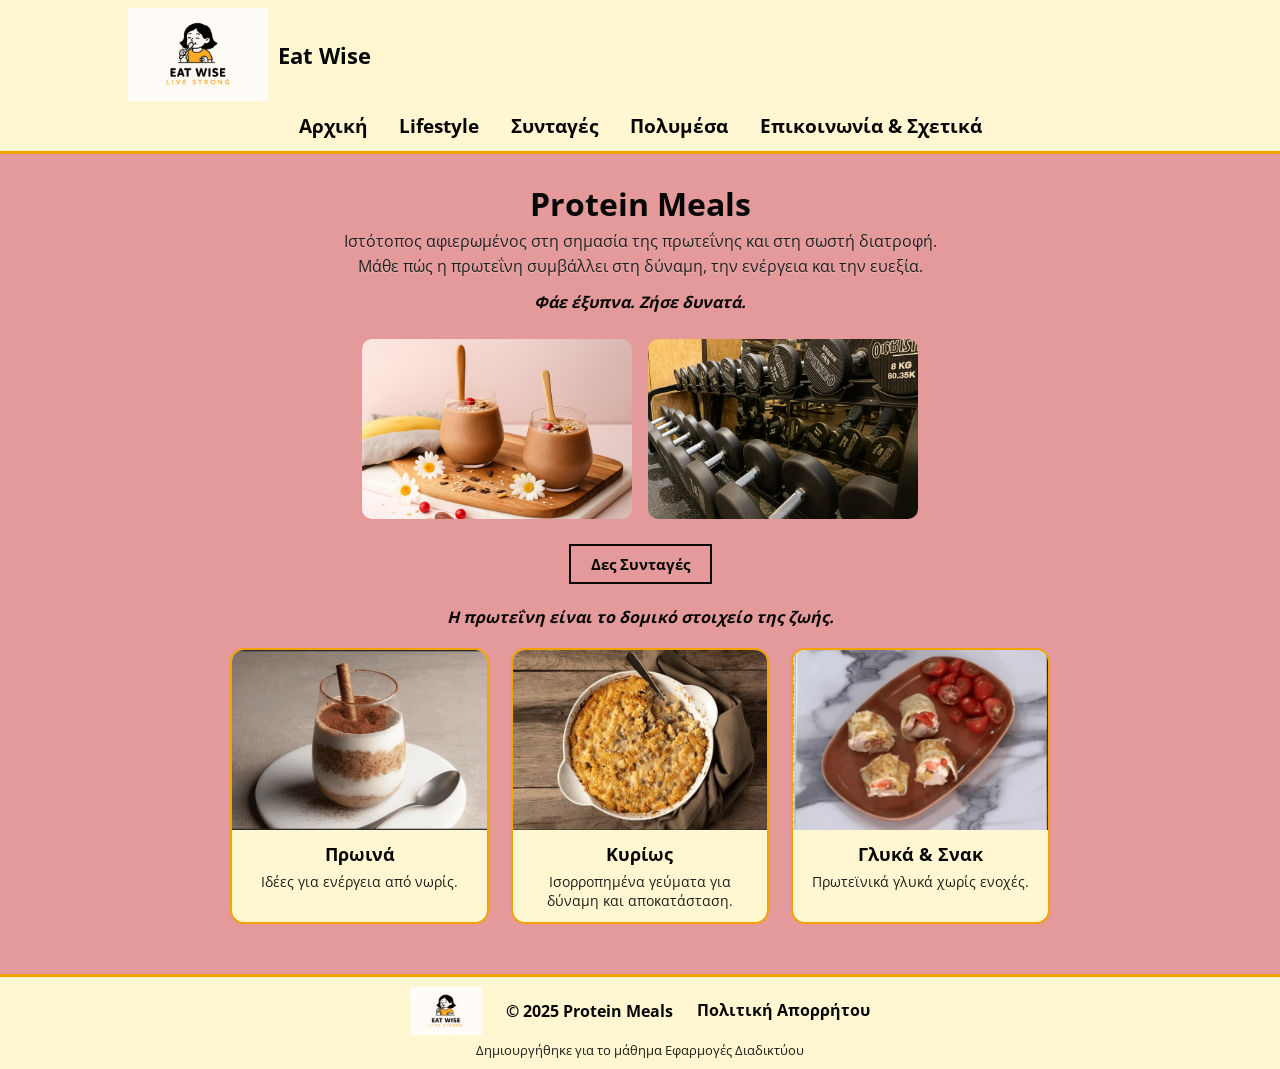
<file: index.html>
<!DOCTYPE html>
<html lang="el">
<head>
    <meta charset="utf-8">
    <meta name="viewport" content="width=device-width, initial-scale=1">
    <title>Eat Wise - Αρχική</title>
    <link rel="stylesheet" href="assets/css/styles.css">
</head>

<body>

<header class="site-header">
    <div class="container">
        <div class="header-inner"> <!-- Κρατά λογότυπο και τίτλο στην ίδια σειρά -->
            <img src="assets/media/logo.jpg" alt="Λογότυπο EatWise" class="header-logo">
            <h1 class="header-title">Eat Wise</h1>
        </div>
        <nav class="main-nav"><!-- Μενού πλοήγησης -->
            <ul>
                <li><a href="index.html">Αρχική</a></li>
                <li><a href="lifestyle.html">Lifestyle</a></li>
                <li><a href="recipes.html">Συνταγές</a></li>
                <li><a href="multimedia.html">Πολυμέσα</a></li>
                <li><a href="contact.html">Επικοινωνία & Σχετικά</a></li>
            </ul>
        </nav>
    </div>
</header>

<!-- MAIN: περιεχομενο -->
<!--lalalalalalalalala-->
<main class="site-main">
    <div class="container">
        <!-- θέμα σαιτ -->
        <section class="intro">
            <h2 class="main-title">Protein Meals</h2>
            <p class="subtitle">
                Ιστότοπος αφιερωμένος στη σημασία της πρωτεΐνης και στη σωστή διατροφή.
                Μάθε πώς η πρωτεΐνη συμβάλλει στη δύναμη, την ενέργεια και την ευεξία.
            </p>
            <p class="tagline">Φάε έξυπνα. <em>Ζήσε δυνατά.</em></p>
        </section>

        <!-- Φωτογραφίες + κουμπί -->
        <section class="preview">
            <div class="preview-images">
                <img src="assets/media/protein-smoothie.jpg" alt="Πρωτεϊνικό smoothie">
                <img src="assets/media/dumbbell.jpg" alt="Προπόνηση με βάρη">
            </div>

            <a href="recipes.html" class="main-button">Δες Συνταγές</a>
            <p class="quote">Η πρωτεΐνη είναι το δομικό στοιχείο της ζωής.</p>
        </section>

        <!--πάμε στο preview-->
        <section class="preview-cards container">
            <h2 class="sr-only">Προεπισκόπηση</h2>
            <a class="p-card" href="recipes.html#breakfast">
                <img src="assets/media/breakfast-preview.jpg" alt="Πρωινά">
                <div class="p-body">
                    <h3>Πρωινά</h3>
                    <p>Ιδέες για ενέργεια από νωρίς.</p>
                </div>
            </a>
            <a class="p-card" href="recipes.html#mains">
                <img src="assets/media/mains-preview.jpg" alt="Κυρίως">
                <div class="p-body">
                    <h3>Κυρίως</h3>
                    <p>Ισορροπημένα γεύματα για δύναμη και αποκατάσταση.</p>
                </div>
            </a>
            <!-- PREVIEW Κάρτα: Γλυκά & Σνακ -->
            <a class="p-card" href="recipes.html#snacks">
                <img src="assets/media/snacks-preview.jpg" alt="Γλυκά & Σνακ">
                <div class="p-body">
                    <h3>Γλυκά & Σνακ</h3>
                    <p>Πρωτεϊνικά γλυκά χωρίς ενοχές.</p>
                </div>
            </a>

        </section>

    </div>
</main>

<!-- FOOTER -->
<footer class="site-footer">
    <div class="container">
        <div class="footer-top">
            <img class="footer-logo" src="assets/media/logo.jpg" alt="Λογότυπο Eat Wise">
            <p class="footer-copy">© 2025 Protein Meals</p>
            <a class="footer-link" href="privacy.html">Πολιτική Απορρήτου</a>
        </div>
        <p class="footer-credit">Δημιουργήθηκε για το μάθημα Εφαρμογές Διαδικτύου</p>
    </div>
</footer>

<!-- POPUP ΠΟΛΙΤΙΚΗΣ ΑΠΟΡΡΗΤΟΥ -->
<div id="privacy-popup" class="privacy-popup">
    <div class="privacy-box">
        <p>Made by Αγγελική-Ελένη Μαβόγλου</p>
        <button id="close-privacy">Κλείσιμο</button>
    </div>
</div>

<script>
    const popup = document.getElementById('privacy-popup');
    const closeBtn = document.getElementById('close-privacy');
    const privacyLink = document.querySelector('.footer-link');

    privacyLink.addEventListener('click', function(e) {
        e.preventDefault();
        popup.style.display = 'flex';
    });

    closeBtn.addEventListener('click', function() {
        popup.style.display = 'none';
    });
</script>
</body>
</html>
</file>
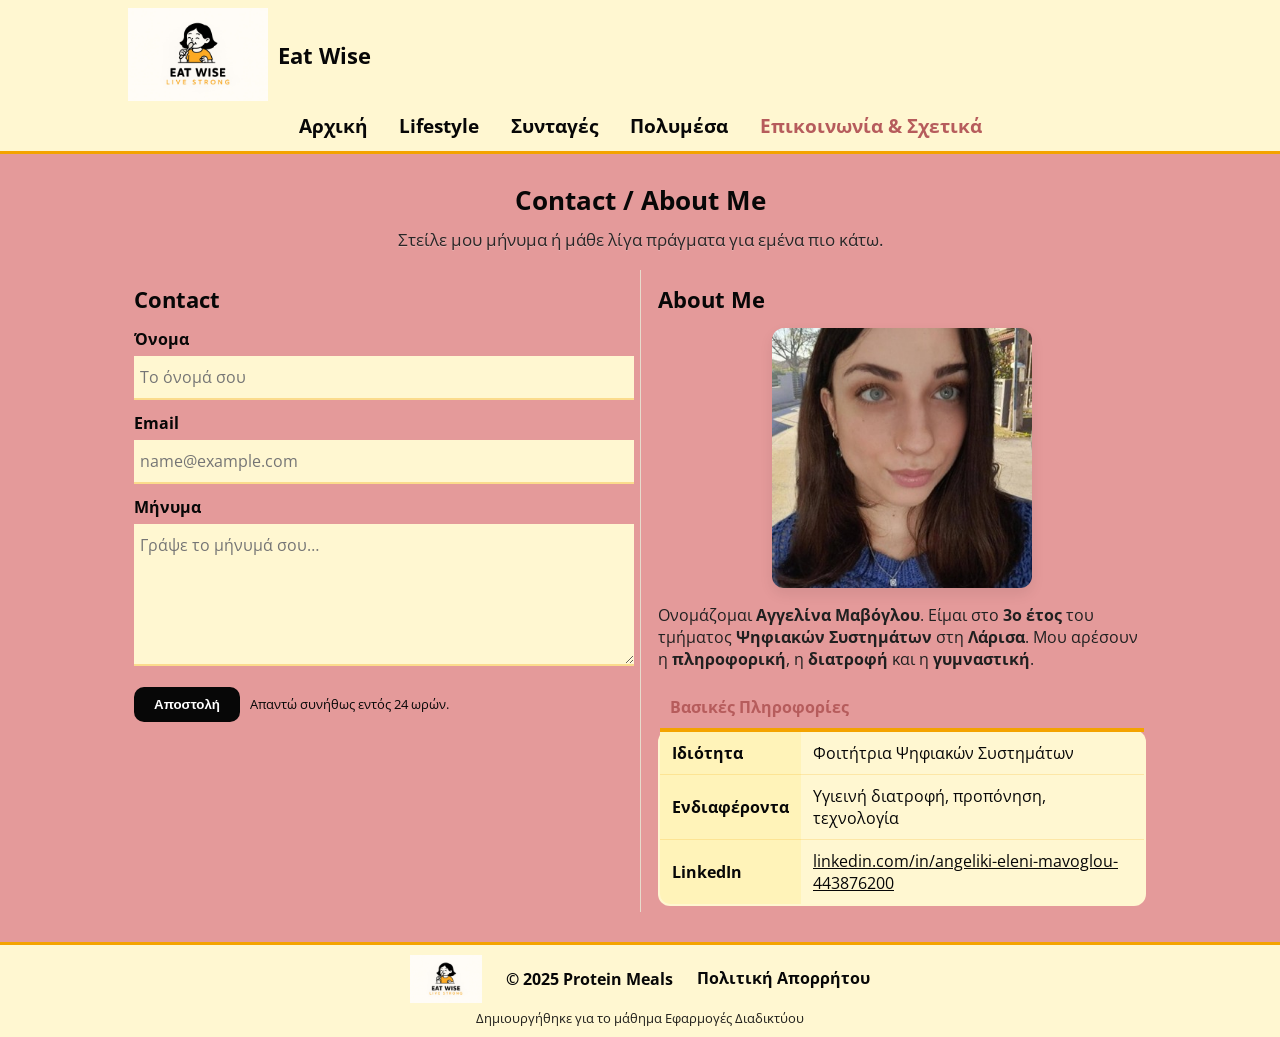
<file: contact.html>
<!DOCTYPE html>
<html lang="el">
<head>
    <meta charset="utf-8">
    <meta name="viewport" content="width=device-width, initial-scale=1">
    <title>Eat Wise - Επικοινωνία & Σχετικά</title>
    <link rel="stylesheet" href="assets/css/styles.css">
</head>
<body>

<!-- HEADER (ίδιο με τις άλλες σελίδες) -->
<header class="site-header">
    <div class="container">
        <div class="header-inner">
            <img src="assets/media/logo.jpg" alt="Λογότυπο EatWise" class="header-logo">
            <h1 class="header-title">Eat Wise</h1>
        </div>
        <nav class="main-nav">
            <ul>
                <li><a href="index.html">Αρχική</a></li>
                <li><a href="lifestyle.html">Lifestyle</a></li>
                <li><a href="recipes.html">Συνταγές</a></li>
                <li><a href="multimedia.html">Πολυμέσα</a></li>
                <li><a class="is-active" href="contact.html">Επικοινωνία & Σχετικά</a></li>
            </ul>
        </nav>
    </div>
</header>

<!-- MAIN -->
<main class="site-main">
    <div class="container contact-page">
        <h1 class="page-title">Contact / About Me</h1>
        <p class="subtitle smaller">Στείλε μου μήνυμα ή μάθε λίγα πράγματα για εμένα πιο κάτω.</p>

        <section class="contact-grid">
            <div class="contact-divider" aria-hidden="true"></div>

            <!-- Αριστερά: Φόρμα -->
            <div class="contact-col">
                <h2 class="contact-h">Contact</h2>

                <form class="contact-form" action="#" method="post">
                    <label for="name">Όνομα</label>
                    <input id="name" name="name" type="text" placeholder="Το όνομά σου">

                    <label for="email">Email</label>
                    <input id="email" name="email" type="email" placeholder="name@example.com">

                    <label for="msg">Μήνυμα</label>
                    <textarea id="msg" name="message" placeholder="Γράψε το μήνυμά σου…"></textarea>

                    <div class="contact-actions">
                        <button class="btn" type="submit">Αποστολή</button>
                        <small>Απαντώ συνήθως εντός 24 ωρών.</small>
                    </div>
                </form>
            </div>

            <!-- Δεξιά: About -->
            <div class="contact-col">
                <h2 class="contact-h">About Me</h2>

                <!-- Φωτογραφία: τετράγωνη με απαλές γωνίες -->
                <img class="about-img" src="assets/media/me.jpg" alt="Αγγελίνα Μαβόγλου">

                <p class="bio">
                    Ονομάζομαι <strong>Αγγελίνα Μαβόγλου</strong>. Είμαι στο <strong>3ο έτος</strong> του τμήματος
                    <strong>Ψηφιακών Συστημάτων</strong> στη <strong>Λάρισα</strong>. Μου αρέσουν
                    η <strong>πληροφορική</strong>, η <strong>διατροφή</strong> και η <strong>γυμναστική</strong>.
                </p>

                <!-- Πίνακας βασικών πληροφοριών -->
                <table class="info-table">
                    <caption>Βασικές Πληροφορίες</caption>
                    <tr>
                        <th>Ιδιότητα</th>
                        <td>Φοιτήτρια Ψηφιακών Συστημάτων</td>
                    </tr>
                    <tr>
                        <th>Ενδιαφέροντα</th>
                        <td>Υγιεινή διατροφή, προπόνηση, τεχνολογία</td>
                    </tr>
                    <tr>
                        <th>LinkedIn</th>
                        <td>
                            <a href="https://www.linkedin.com/in/angeliki-eleni-mavoglou-443876200/" target="_blank" rel="noopener">
                                linkedin.com/in/angeliki-eleni-mavoglou-443876200
                            </a>
                        </td>
                    </tr>
                </table>
            </div>
        </section>
    </div>
</main>

<!-- FOOTER (ίδιο με τις άλλες σελίδες) -->
<footer class="site-footer">
    <div class="container">
        <div class="footer-top">
            <img class="footer-logo" src="assets/media/logo.jpg" alt="Λογότυπο Eat Wise">
            <p class="footer-copy">© 2025 Protein Meals</p>
            <a class="footer-link" href="privacy.html">Πολιτική Απορρήτου</a>
        </div>
        <p class="footer-credit">Δημιουργήθηκε για το μάθημα Εφαρμογές Διαδικτύου</p>
    </div>
</footer>

<!-- POPUP -->
<div id="privacy-popup" class="privacy-popup">
    <div class="privacy-box">
        <p>Made by Αγγελική-Ελένη Μαβόγλου</p>
        <button id="close-privacy">Κλείσιμο</button>
    </div>
</div>

<script>
    const popup = document.getElementById('privacy-popup');
    const closeBtn = document.getElementById('close-privacy');
    const privacyLink = document.querySelector('.footer-link');

    privacyLink.addEventListener('click', function(e) {
        e.preventDefault();
        popup.style.display = 'flex';
    });

    closeBtn.addEventListener('click', function() {
        popup.style.display = 'none';
    });
</script>
</body>
</html>
</file>
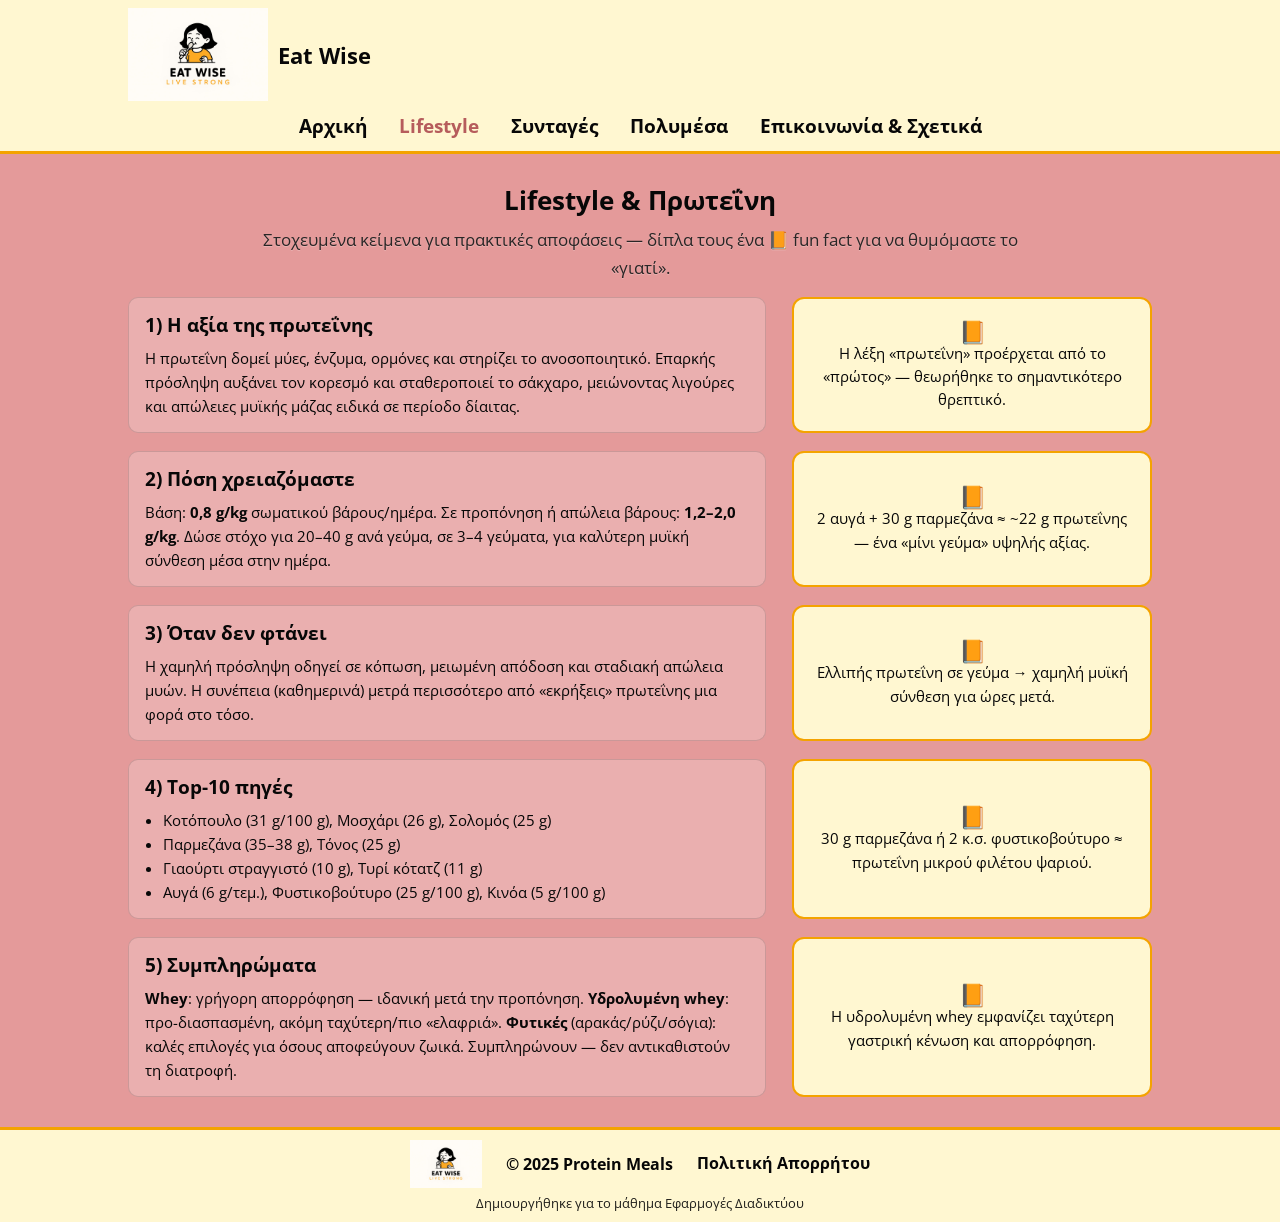
<file: lifestyle.html>
<!DOCTYPE html>
<html lang="el">
<head>
    <meta charset="UTF-8">
    <meta name="viewport" content="width=device-width, initial-scale=1">
    <title>Eat Wise - Lifestyle</title>
    <link rel="stylesheet" href="assets/css/styles.css">
</head>
<body>

<!-- HEADER (ίδιο με index) -->
<header class="site-header">
    <div class="container">
        <div class="header-inner">
            <img src="assets/media/logo.jpg" alt="Λογότυπο EatWise" class="header-logo">
            <h1 class="header-title">Eat Wise</h1>
        </div>

        <nav class="main-nav">
            <ul>
                <li><a href="index.html">Αρχική</a></li>
                <li><a class="is-active" href="lifestyle.html">Lifestyle</a></li>
                <li><a href="recipes.html">Συνταγές</a></li>
                <li><a href="multimedia.html">Πολυμέσα</a></li>
                <li><a href="contact.html">Επικοινωνία & Σχετικά</a></li>
            </ul>
        </nav>
    </div>
</header>

<!-- MAIN -->
<main class="site-main">
    <div class="container">
        <h1 class="page-title">Lifestyle &amp; Πρωτεΐνη </h1>
        <p class="subtitle smaller">
            Στοχευμένα κείμενα για πρακτικές αποφάσεις — δίπλα τους ένα 📙 fun fact για να θυμόμαστε το «γιατί».
        </p>
        <!-- Δίστηλο μπλοκ -->
        <section class="two-col-block">
            <!-- 1 -->
            <article class="ls-article">
                <h2>1) Η αξία της πρωτεΐνης</h2>
                <p>
                    Η πρωτεΐνη δομεί μύες, ένζυμα, ορμόνες και στηρίζει το ανοσοποιητικό. Επαρκής πρόσληψη
                    αυξάνει τον κορεσμό και σταθεροποιεί το σάκχαρο, μειώνοντας λιγούρες και απώλειες μυϊκής μάζας
                    ειδικά σε περίοδο δίαιτας.
                </p>
            </article>
            <aside class="ls-fact">
                <div class="fact-emoji">📙</div>
                <div class="fact-text">Η λέξη «πρωτεΐνη» προέρχεται από το «πρώτος» — θεωρήθηκε το σημαντικότερο θρεπτικό.</div>
            </aside> <!-- το βάζω γιατί είναι συνοδευτικό το fact-->

            <!-- 2 -->
            <article class="ls-article">
                <h2>2) Πόση χρειαζόμαστε</h2>
                <p>
                    Βάση: <strong>0,8 g/kg</strong> σωματικού βάρους/ημέρα. Σε προπόνηση ή απώλεια βάρους:
                    <strong>1,2–2,0 g/kg</strong>. Δώσε στόχο για 20–40 g ανά γεύμα, σε 3–4 γεύματα, για καλύτερη
                    μυϊκή σύνθεση μέσα στην ημέρα.
                </p>
            </article>
            <aside class="ls-fact">
                <div class="fact-emoji">📙</div>
                <div class="fact-text">2 αυγά + 30 g παρμεζάνα ≈ ~22 g πρωτεΐνης — ένα «μίνι γεύμα» υψηλής αξίας.</div>
            </aside>
            <!-- 3 -->
            <article class="ls-article">
                <h2>3) Όταν δεν φτάνει</h2>
                <p>
                    Η χαμηλή πρόσληψη οδηγεί σε κόπωση, μειωμένη απόδοση και σταδιακή απώλεια μυών.
                    Η συνέπεια (καθημερινά) μετρά περισσότερο από «εκρήξεις» πρωτεΐνης μια φορά στο τόσο.
                </p>
            </article>
            <aside class="ls-fact">
                <div class="fact-emoji">📙</div>
                <div class="fact-text">Ελλιπής πρωτεΐνη σε γεύμα → χαμηλή μυϊκή σύνθεση για ώρες μετά.</div>
            </aside>

            <!-- 4 -->
            <article class="ls-article">
                <h2>4) Top-10 πηγές</h2>
                <ul class="protein-list">
                    <li>Κοτόπουλο (31 g/100 g), Μοσχάρι (26 g), Σολομός (25 g)</li>
                    <li>Παρμεζάνα (35–38 g), Τόνος (25 g)</li>
                    <li>Γιαούρτι στραγγιστό (10 g), Τυρί κότατζ (11 g)</li>
                    <li>Αυγά (6 g/τεμ.), Φυστικοβούτυρο (25 g/100 g), Κινόα (5 g/100 g)</li>
                </ul>
            </article>
            <aside class="ls-fact">
                <div class="fact-emoji">📙</div>
                <div class="fact-text">30 g παρμεζάνα ή 2 κ.σ. φυστικοβούτυρο ≈ πρωτεΐνη μικρού φιλέτου ψαριού.</div>
            </aside>

            <!-- 5 -->
            <article class="ls-article">
                <h2>5) Συμπληρώματα</h2>
                <p>
                    <strong>Whey</strong>: γρήγορη απορρόφηση — ιδανική μετά την προπόνηση. <strong>Υδρολυμένη whey</strong>:
                    προ-διασπασμένη, ακόμη ταχύτερη/πιο «ελαφριά». <strong>Φυτικές</strong> (αρακάς/ρύζι/σόγια):
                    καλές επιλογές για όσους αποφεύγουν ζωικά. Συμπληρώνουν — δεν αντικαθιστούν τη διατροφή.
                </p>
            </article>
            <aside class="ls-fact">
                <div class="fact-emoji">📙</div>
                <div class="fact-text">Η υδρολυμένη whey εμφανίζει ταχύτερη γαστρική κένωση και απορρόφηση.</div>
            </aside>
        </section>
    </div>
</main>
<!-- FOOTER-- -->
<footer class="site-footer">
    <div class="container">
        <div class="footer-top">
            <img class="footer-logo" src="assets/media/logo.jpg" alt="Λογότυπο Eat Wise">
            <p class="footer-copy">© 2025 Protein Meals</p>
            <a class="footer-link" href="privacy.html">Πολιτική Απορρήτου</a>
        </div>
        <p class="footer-credit">Δημιουργήθηκε για το μάθημα Εφαρμογές Διαδικτύου</p>
    </div>
</footer>

<!-- POPUP ΠΟΛΙΤΙΚΗΣ ΑΠΟΡΡΗΤΟΥ -->
<div id="privacy-popup" class="privacy-popup">
    <div class="privacy-box">
        <p>Made by Αγγελική-Ελένη Μαβόγλου</p>
        <button id="close-privacy">Κλείσιμο</button>
    </div>
</div>

<script>
    const popup = document.getElementById('privacy-popup');
    const closeBtn = document.getElementById('close-privacy');
    const privacyLink = document.querySelector('.footer-link');

    privacyLink.addEventListener('click', function(e) {
        e.preventDefault();
        popup.style.display = 'flex';
    });

    closeBtn.addEventListener('click', function() {
        popup.style.display = 'none';
    });
</script>
</body>
</html>
</file>
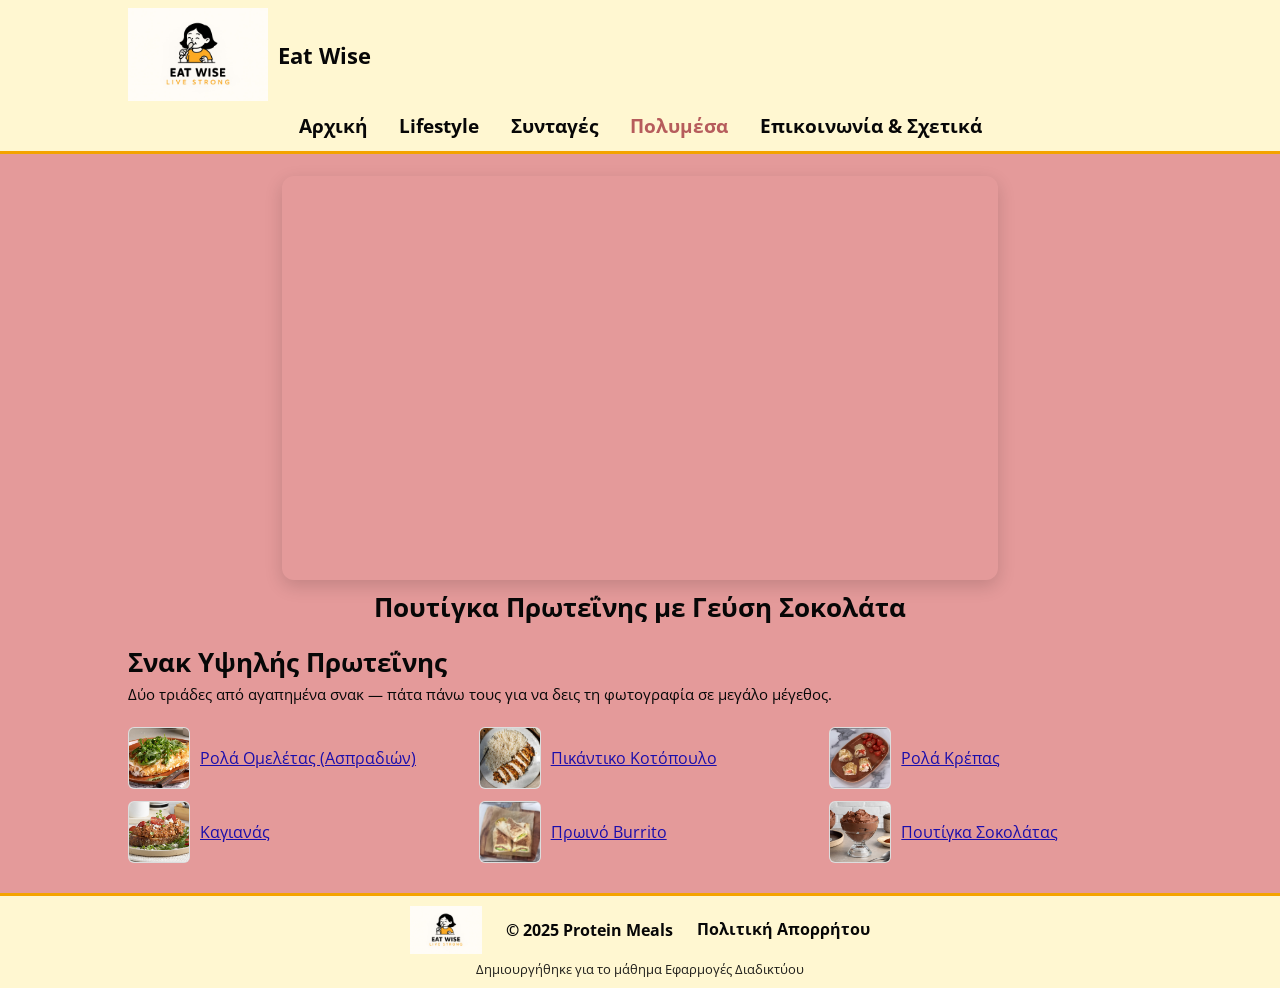
<file: multimedia.html>
<!DOCTYPE html>
<html lang="el">
<head>
    <meta charset="utf-8">
    <meta name="viewport" content="width=device-width, initial-scale=1">
    <title>Eat Wise – Πολυμέσα</title>

    <link rel="stylesheet" href="assets/css/styles.css">

    <style>
        .gallery { text-align: left; }
        .gallery h2 { font-size: 28px; margin: 6px 0 6px; }
        .gallery p { margin: 0 0 14px; }
        .thumbs {
            display: grid;
            grid-template-columns: repeat(3, minmax(0,1fr));
            gap: 12px 28px;
        }
        .thumb {
            display: flex;
            align-items: center;
            gap: 10px;
            text-decoration: none;
        }
        .thumb img {
            width: 60px;
            height: 60px;
            object-fit: cover;
            border-radius: 6px;
            border: 1px solid #00000022;
            background: #fff;
        }
        .thumb span {
            text-decoration: underline;
            color: #1a0dab;
            font-size: 16px;
        }
        @media (max-width: 900px) { .thumbs { grid-template-columns: repeat(2,1fr);} }
        @media (max-width: 560px) { .thumbs { grid-template-columns: 1fr; } }
        /* Αφαιρεί border από iframe */
        .video-wrap iframe { border: none; }
    </style>
</head>
<body>

<header class="site-header">
    <div class="container">
        <div class="header-inner">
            <img src="assets/media/logo.jpg" alt="Λογότυπο Eat Wise" class="header-logo">
            <h1 class="header-title">Eat Wise</h1>
        </div>

        <nav class="main-nav" aria-label="Κύριο μενού">
            <ul>
                <li><a href="index.html">Αρχική</a></li>
                <li><a href="lifestyle.html">Lifestyle</a></li>
                <li><a href="recipes.html">Συνταγές</a></li>
                <li><a class="is-active" href="multimedia.html">Πολυμέσα</a></li>
                <li><a href="contact.html">Επικοινωνία &amp; Σχετικά</a></li>
            </ul>
        </nav>
    </div>
</header>

<main class="site-main">
    <div class="container">

        <!-- Βίντεο μικρότερο -->
        <section class="media-hero wide">
            <div class="video-wrap small">
                <iframe
                        width="560"
                        height="315"
                        src="https://www.youtube.com/embed/mbnoneYrro8?si=FNzh7j7oGXOKdlzO"
                        title="Πουτίγκα Πρωτεΐνης με Γεύση Σοκολάτα"
                        allow="accelerometer; autoplay; clipboard-write; encrypted-media; gyroscope; picture-in-picture; web-share"
                        referrerpolicy="strict-origin-when-cross-origin"
                        allowfullscreen>
                </iframe>
            </div>
            <h2 class="media-title">Πουτίγκα Πρωτεΐνης με Γεύση Σοκολάτα</h2>
        </section>

        <!-- ===== Gallery Σνακ ===== -->
        <section class="gallery">
            <h2 class="section-title">Σνακ Υψηλής Πρωτεΐνης</h2>
            <p class="section-subtitle">Δύο τριάδες από αγαπημένα σνακ — πάτα πάνω τους για να δεις τη φωτογραφία σε μεγάλο μέγεθος.</p>

            <div class="thumbs">
                <!-- 1η τριάδα -->
                <a class="thumb" href="assets/media/egg_white_roll-br.jpg" target="_blank" rel="noopener noreferrer">
                    <img src="assets/media/egg_white_roll-br.jpg" alt="Ρολά Ομελέτας (Ασπραδιών)">
                    <span>Ρολά Ομελέτας (Ασπραδιών)</span>
                </a>

                <a class="thumb" href="assets/media/spicy_chicken-m.jpg" target="_blank" rel="noopener noreferrer">
                    <img src="assets/media/spicy_chicken-m.jpg" alt="Πικάντικο Κοτόπουλο">
                    <span>Πικάντικο Κοτόπουλο</span>
                </a>

                <a class="thumb" href="assets/media/crepe_roll-sn.jpg" target="_blank" rel="noopener noreferrer">
                    <img src="assets/media/crepe_roll-sn.jpg" alt="Ρολά Κρέπας">
                    <span>Ρολά Κρέπας</span>
                </a>

                <!-- 2η τριάδα -->
                <a class="thumb" href="assets/media/kagianas-br.jpg" target="_blank" rel="noopener noreferrer">
                    <img src="assets/media/kagianas-br.jpg" alt="Καγιανάς">
                    <span>Καγιανάς</span>
                </a>

                <a class="thumb" href="assets/media/burrito-br.jpg" target="_blank" rel="noopener noreferrer">
                    <img src="assets/media/burrito-br.jpg" alt="Πρωινό Burrito">
                    <span>Πρωινό Burrito</span>
                </a>

                <a class="thumb" href="assets/media/chocolate-pudding-sn.jpg" target="_blank" rel="noopener noreferrer">
                    <img src="assets/media/chocolate-pudding-sn.jpg" alt="Πουτίγκα Σοκολάτας">
                    <span>Πουτίγκα Σοκολάτας</span>
                </a>
            </div>
        </section>

    </div>
</main>

<footer class="site-footer">
    <div class="container">
        <div class="footer-top">
            <img class="footer-logo" src="assets/media/logo.jpg" alt="Λογότυπο Eat Wise">
            <p class="footer-copy">© 2025 Protein Meals</p>
            <a class="footer-link" href="#" id="privacyLink">Πολιτική Απορρήτου</a>
        </div>
        <p class="footer-credit">Δημιουργήθηκε για το μάθημα Εφαρμογές Διαδικτύου</p>
    </div>
</footer>

<script>
    document.getElementById('privacyLink')?.addEventListener('click', function(e){
        e.preventDefault();
        alert('Made by Αγγελική-Ελένη Μαβόγλου');
    });
</script>

</body>
</html>
</file>
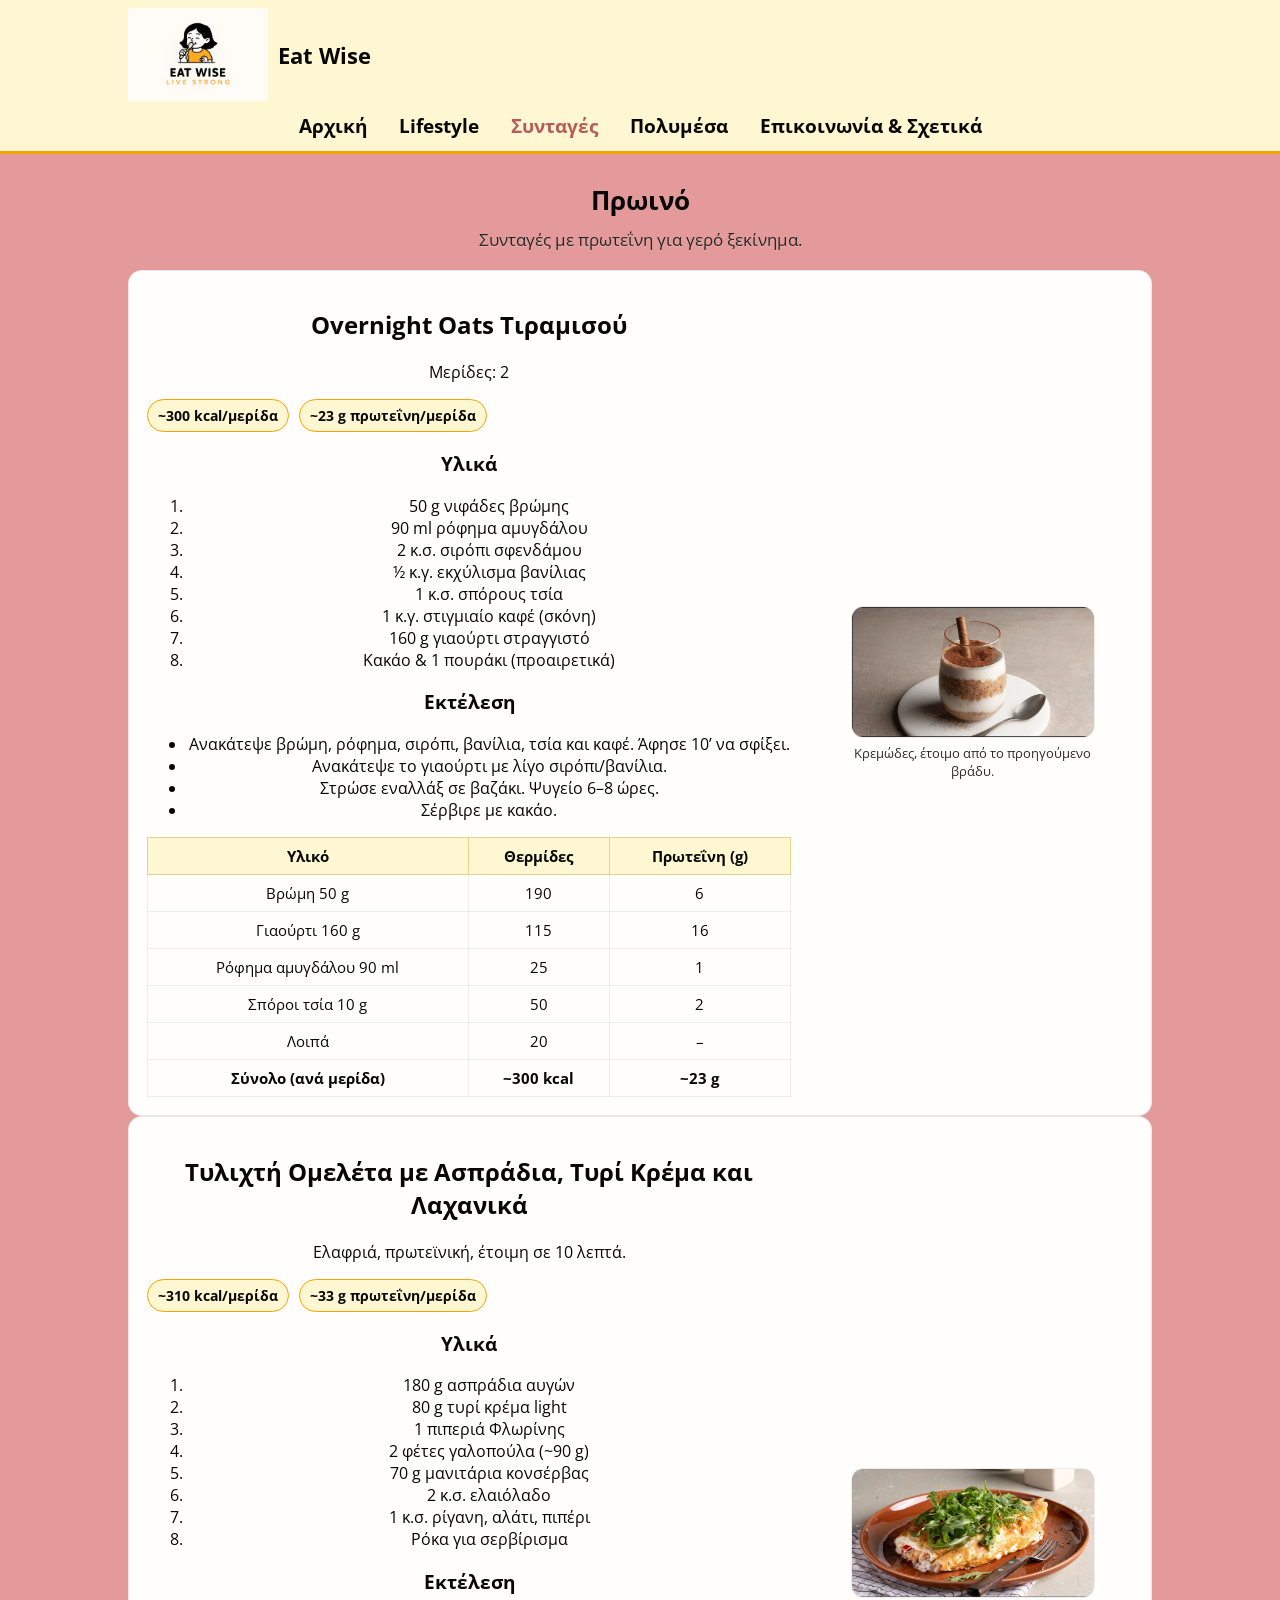
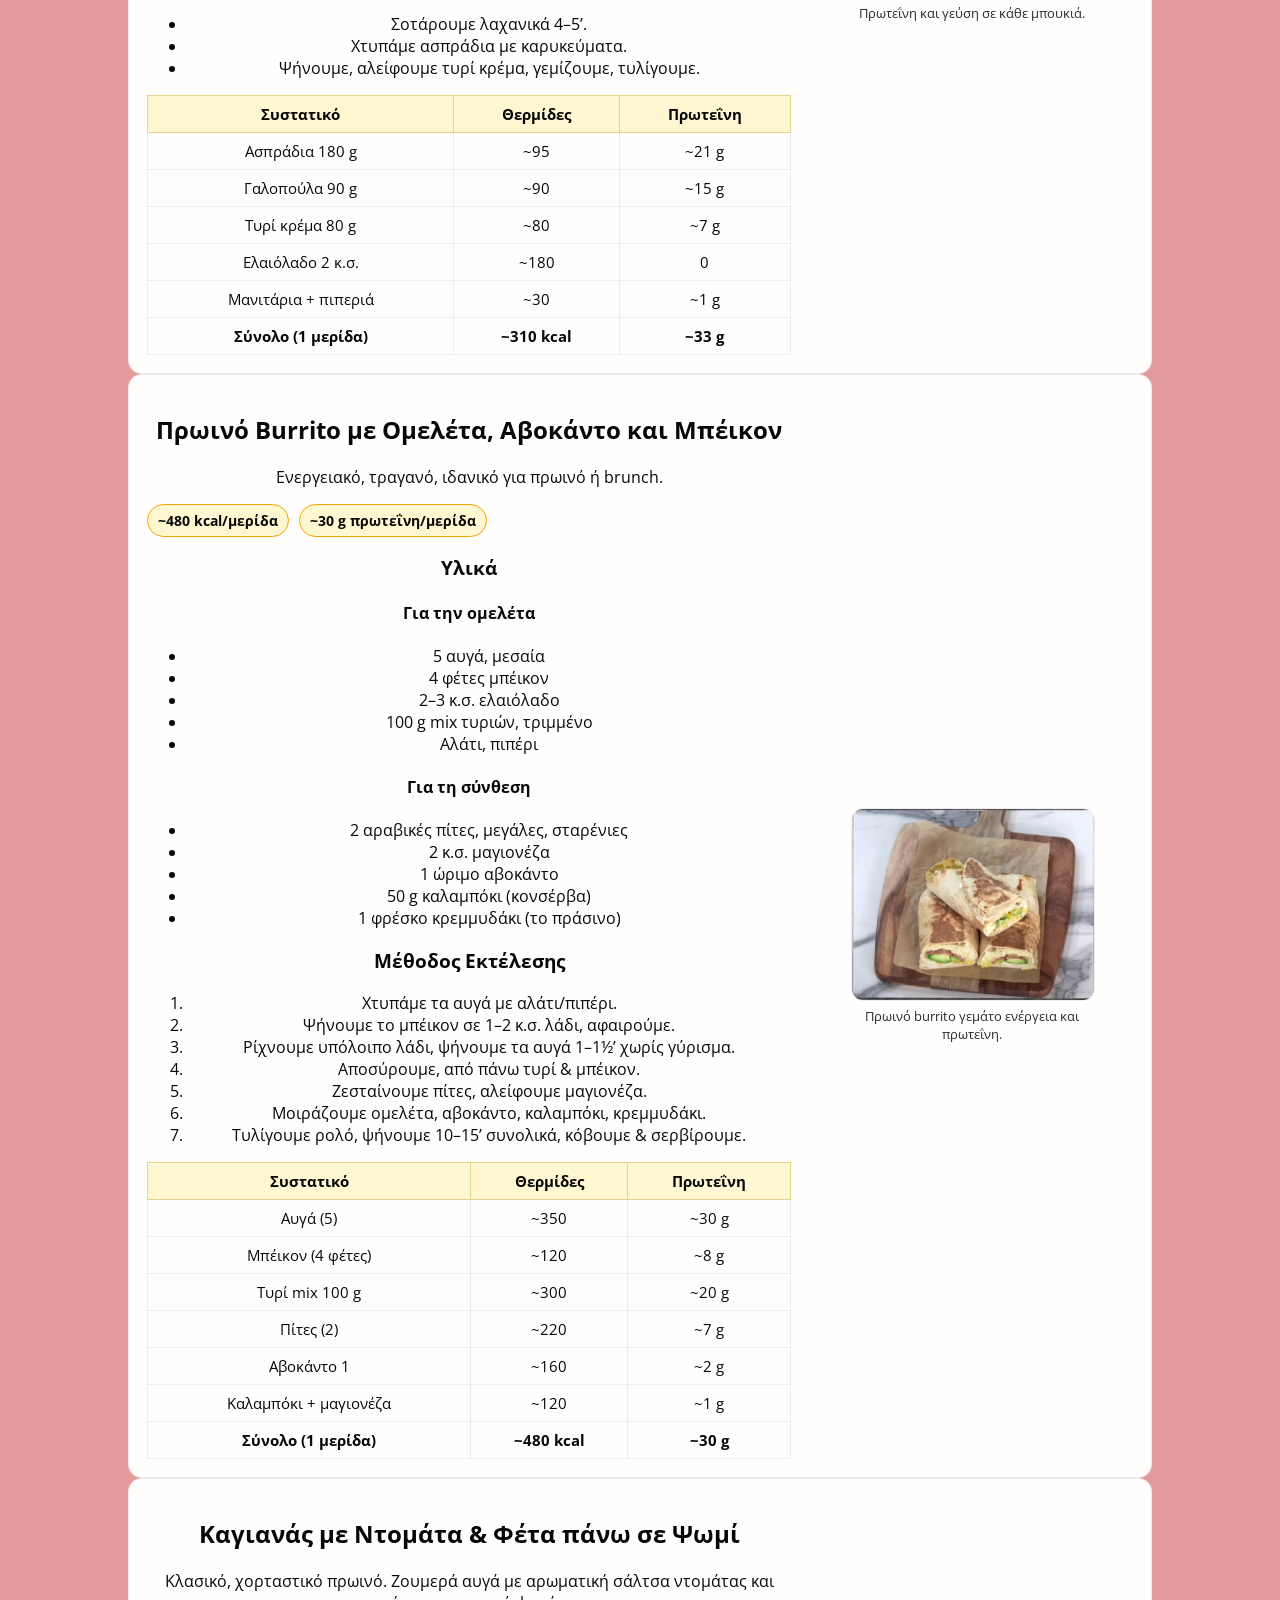
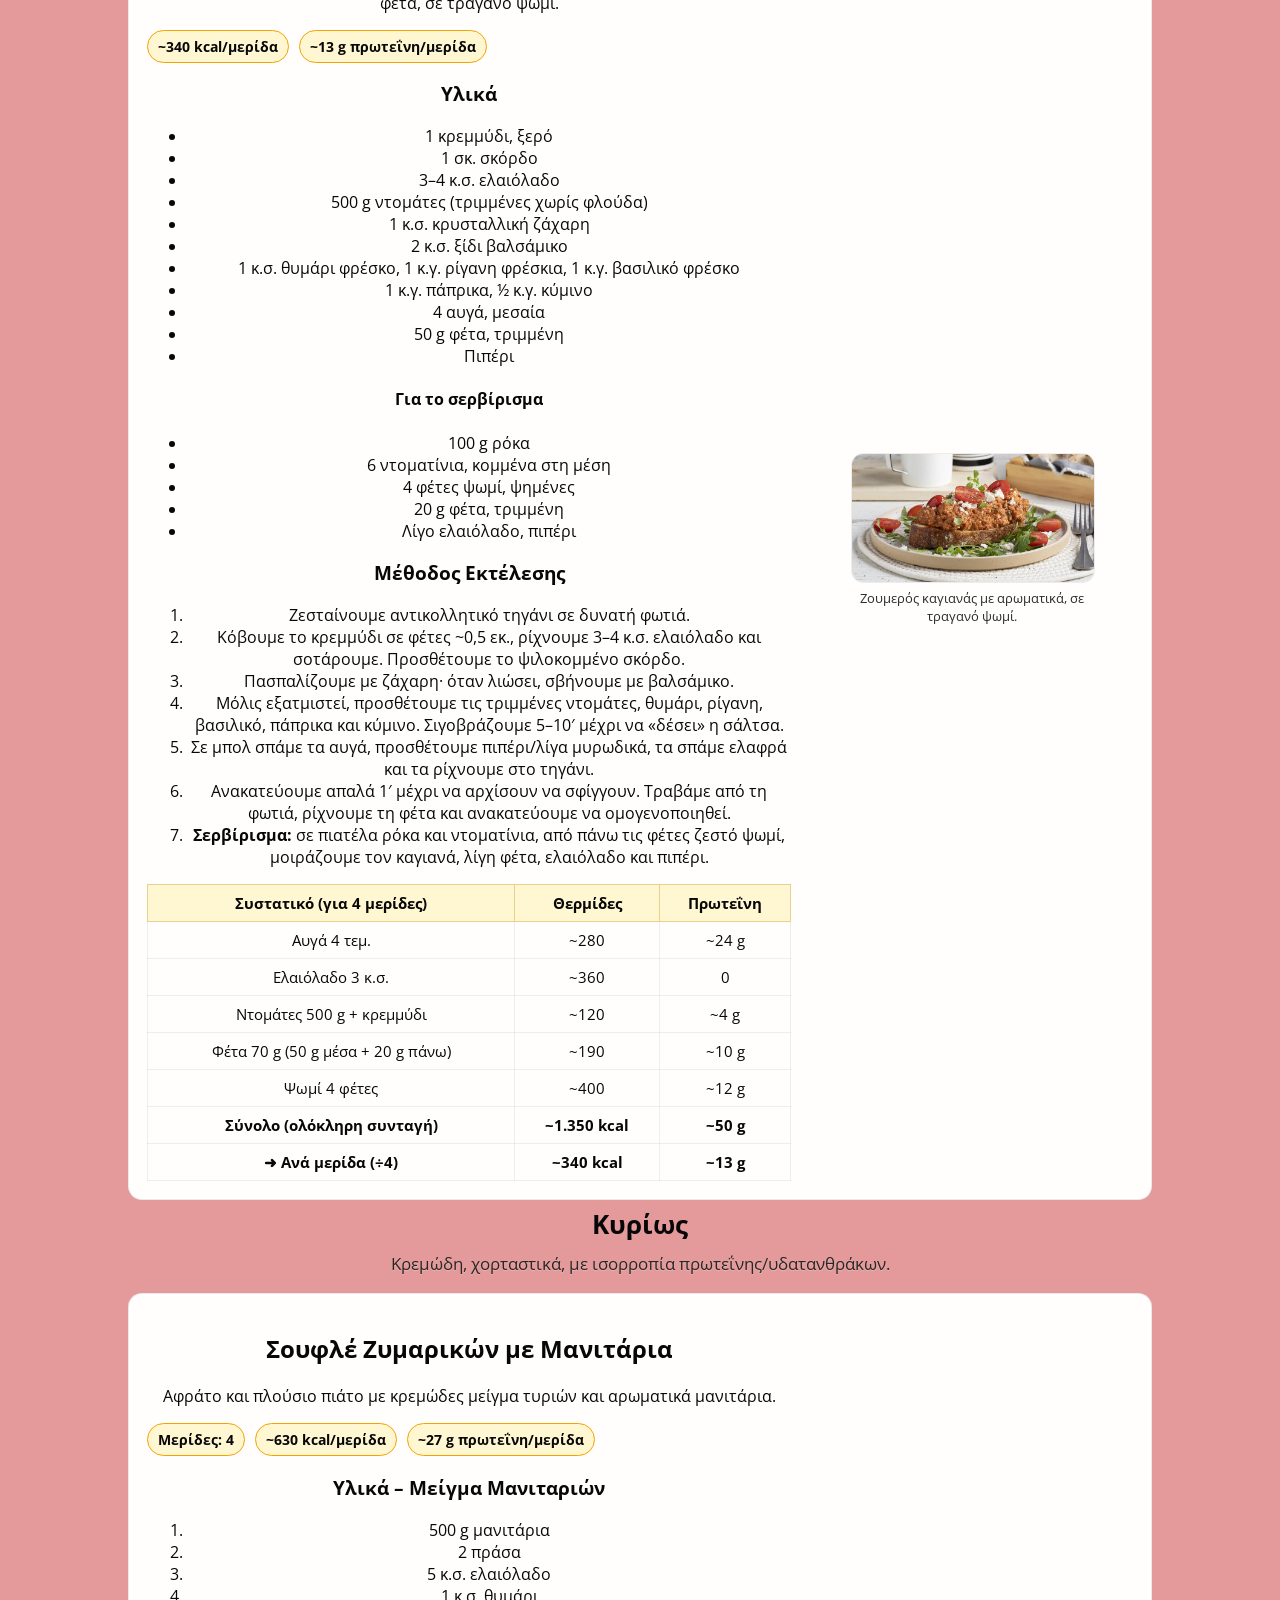
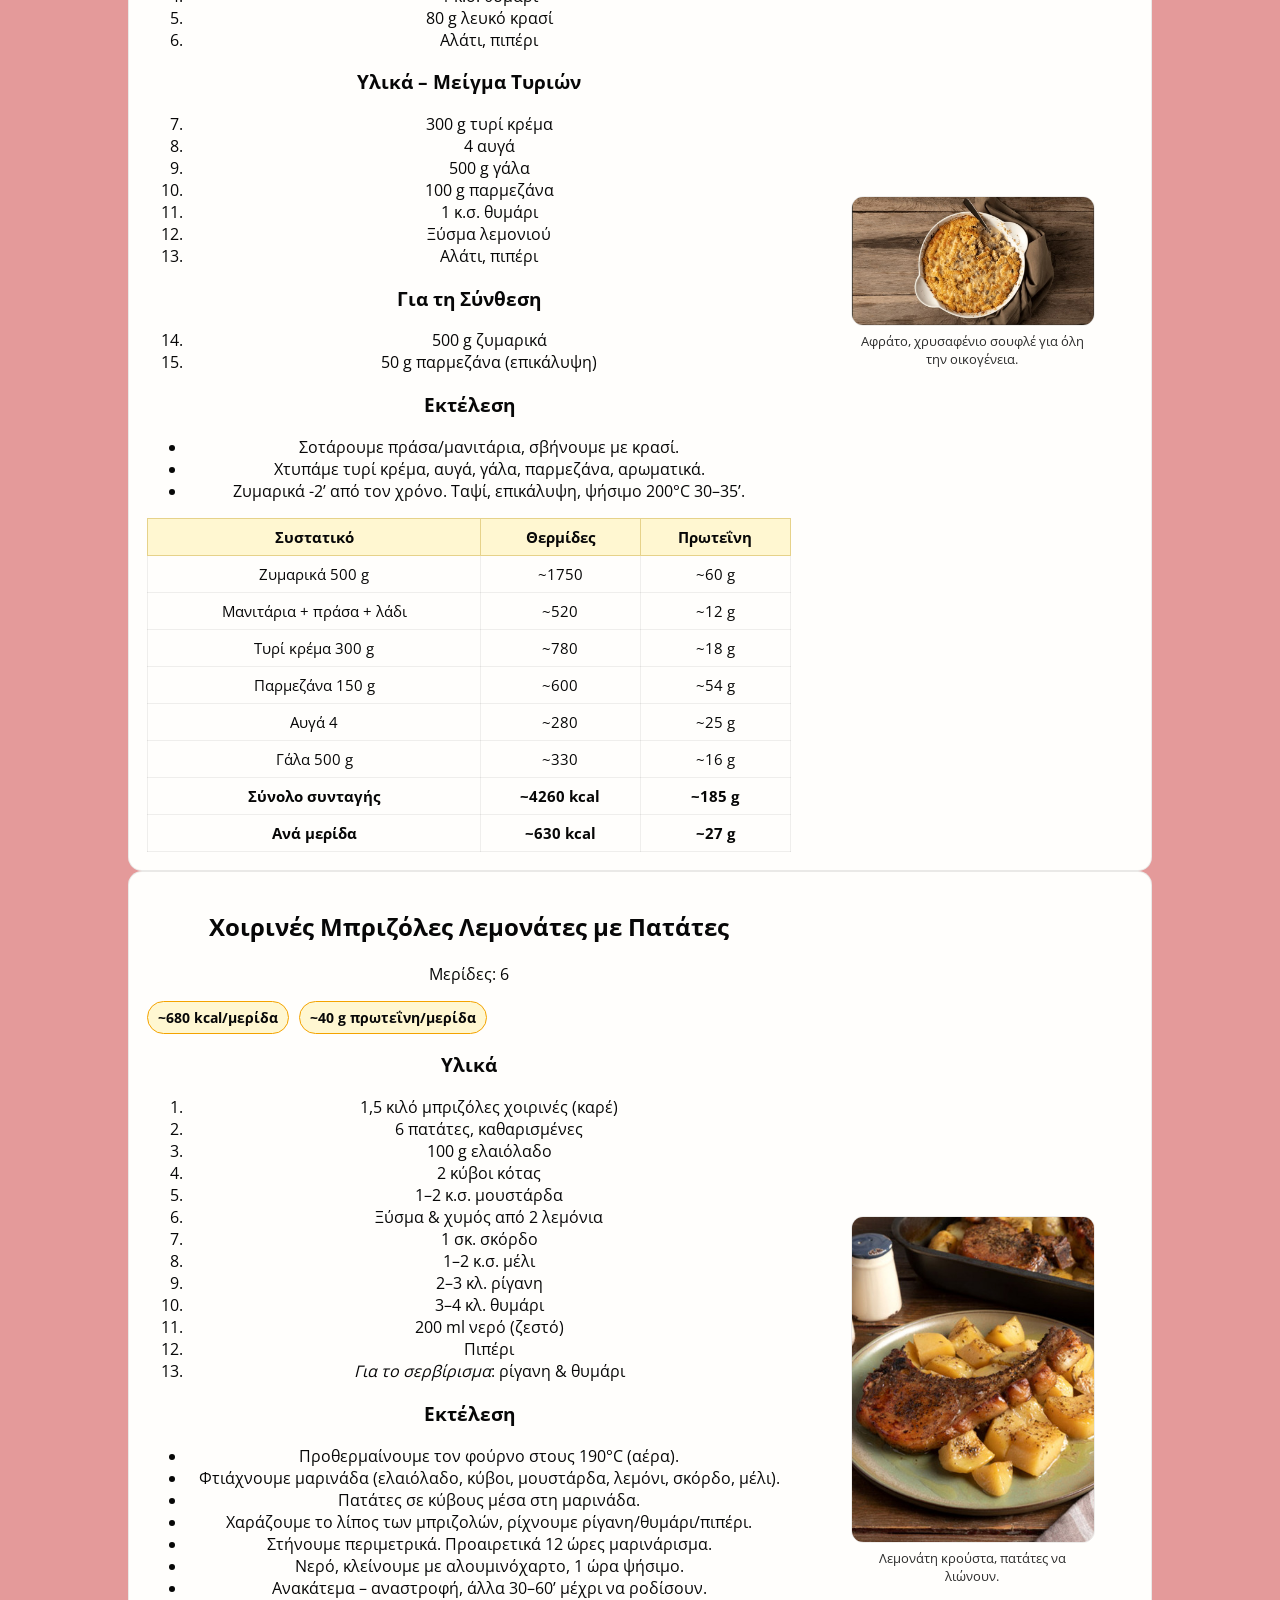
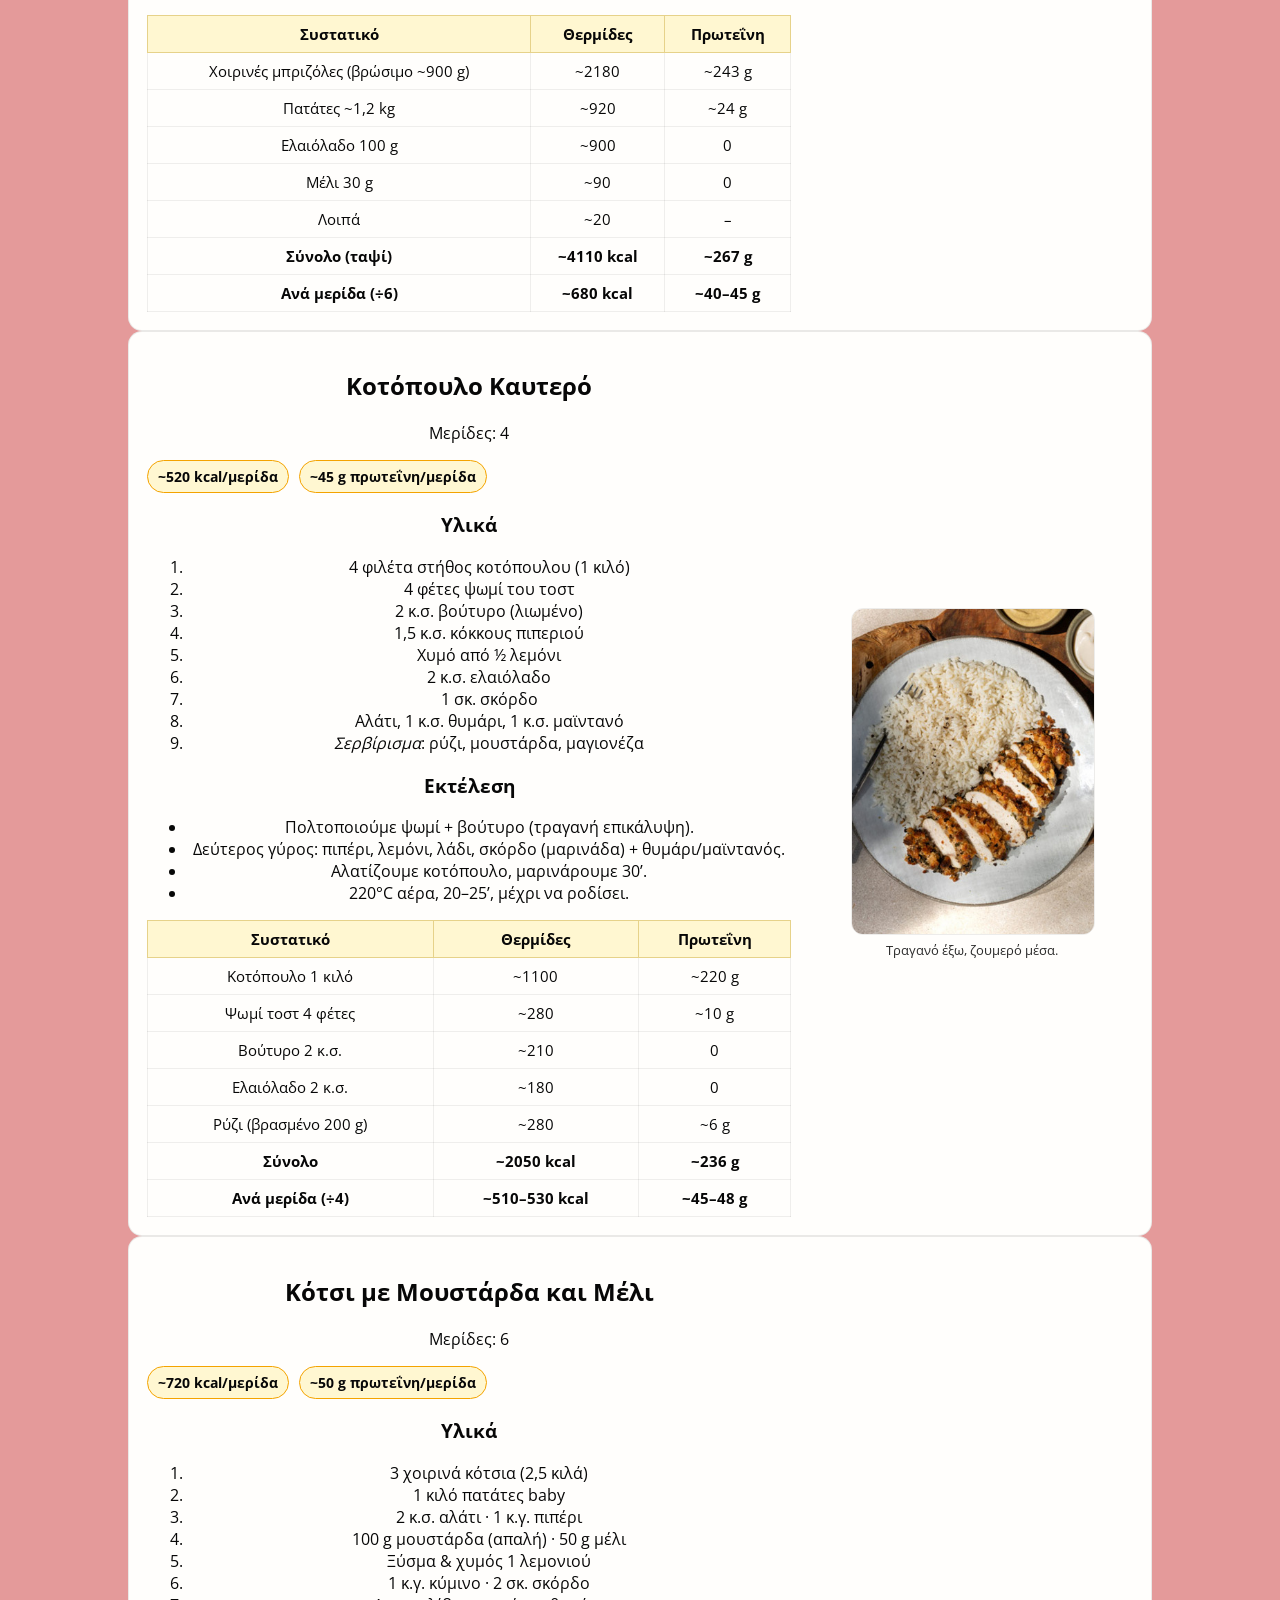
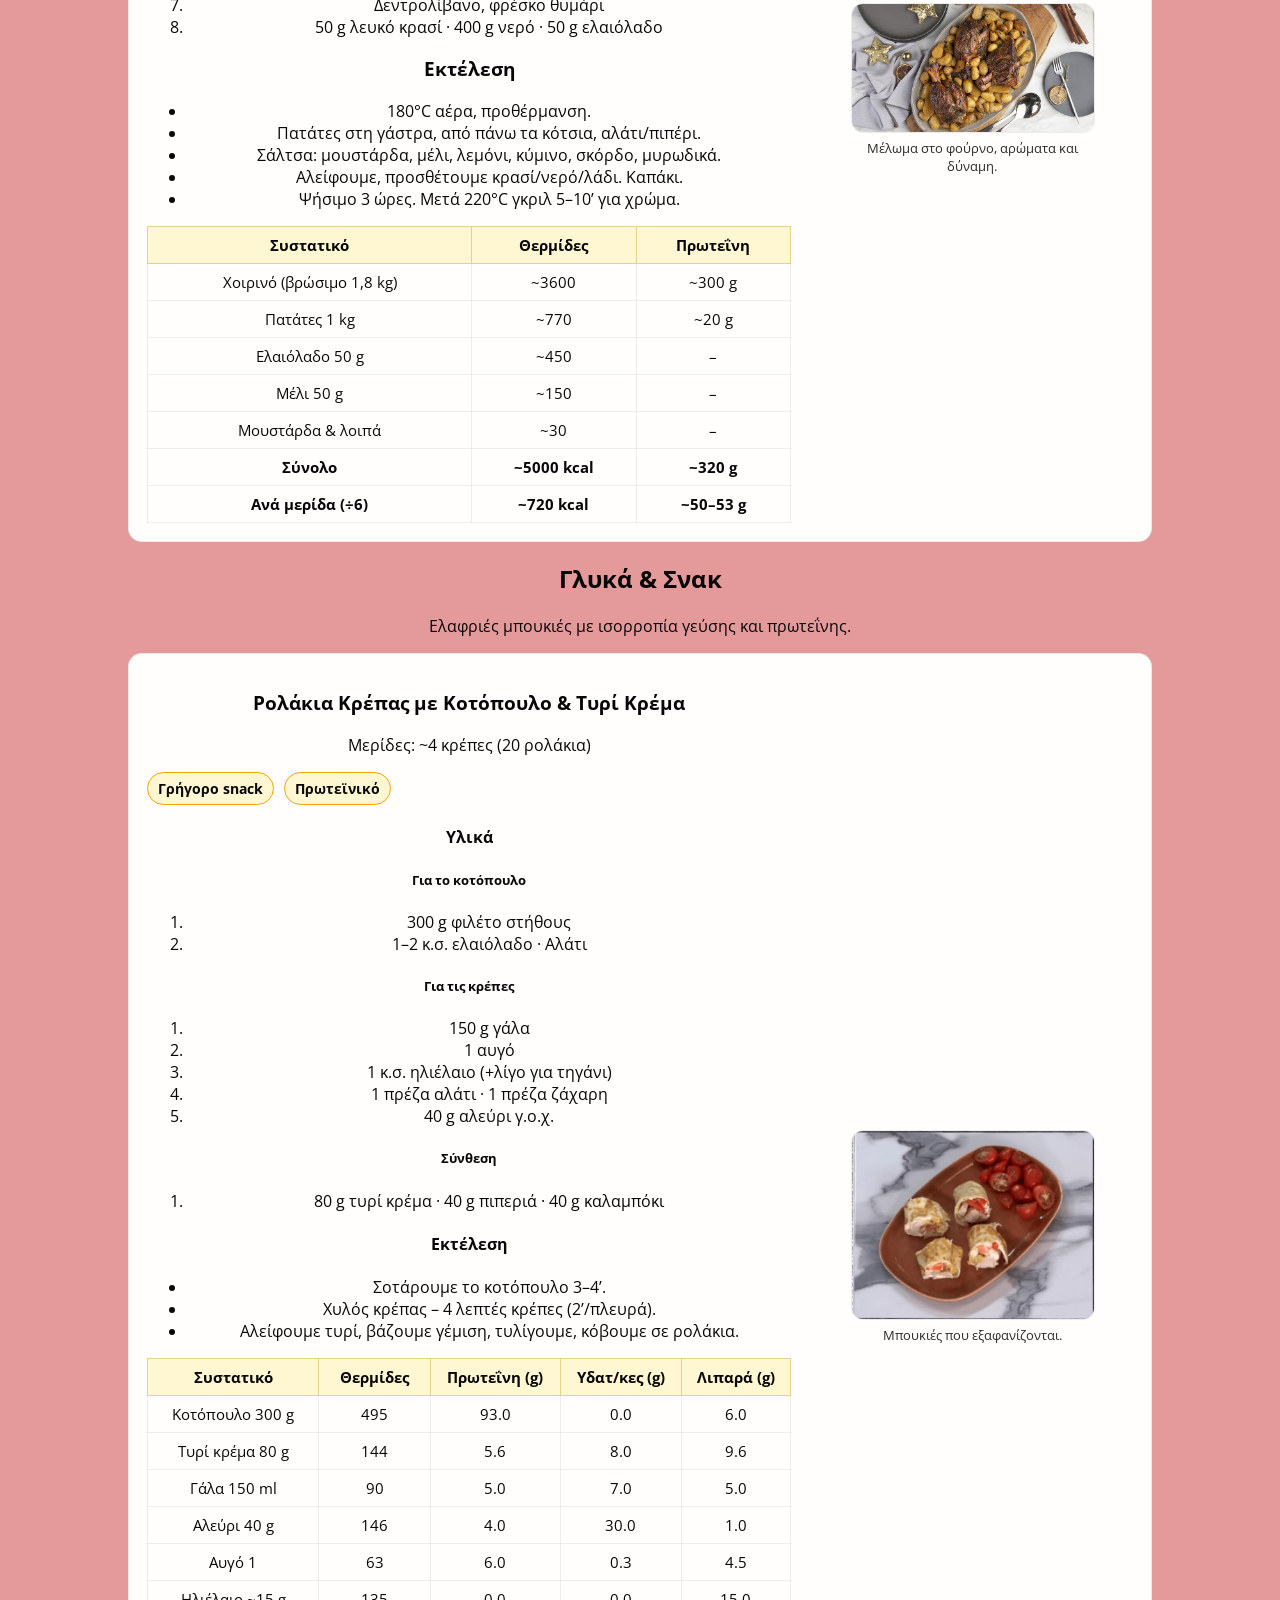
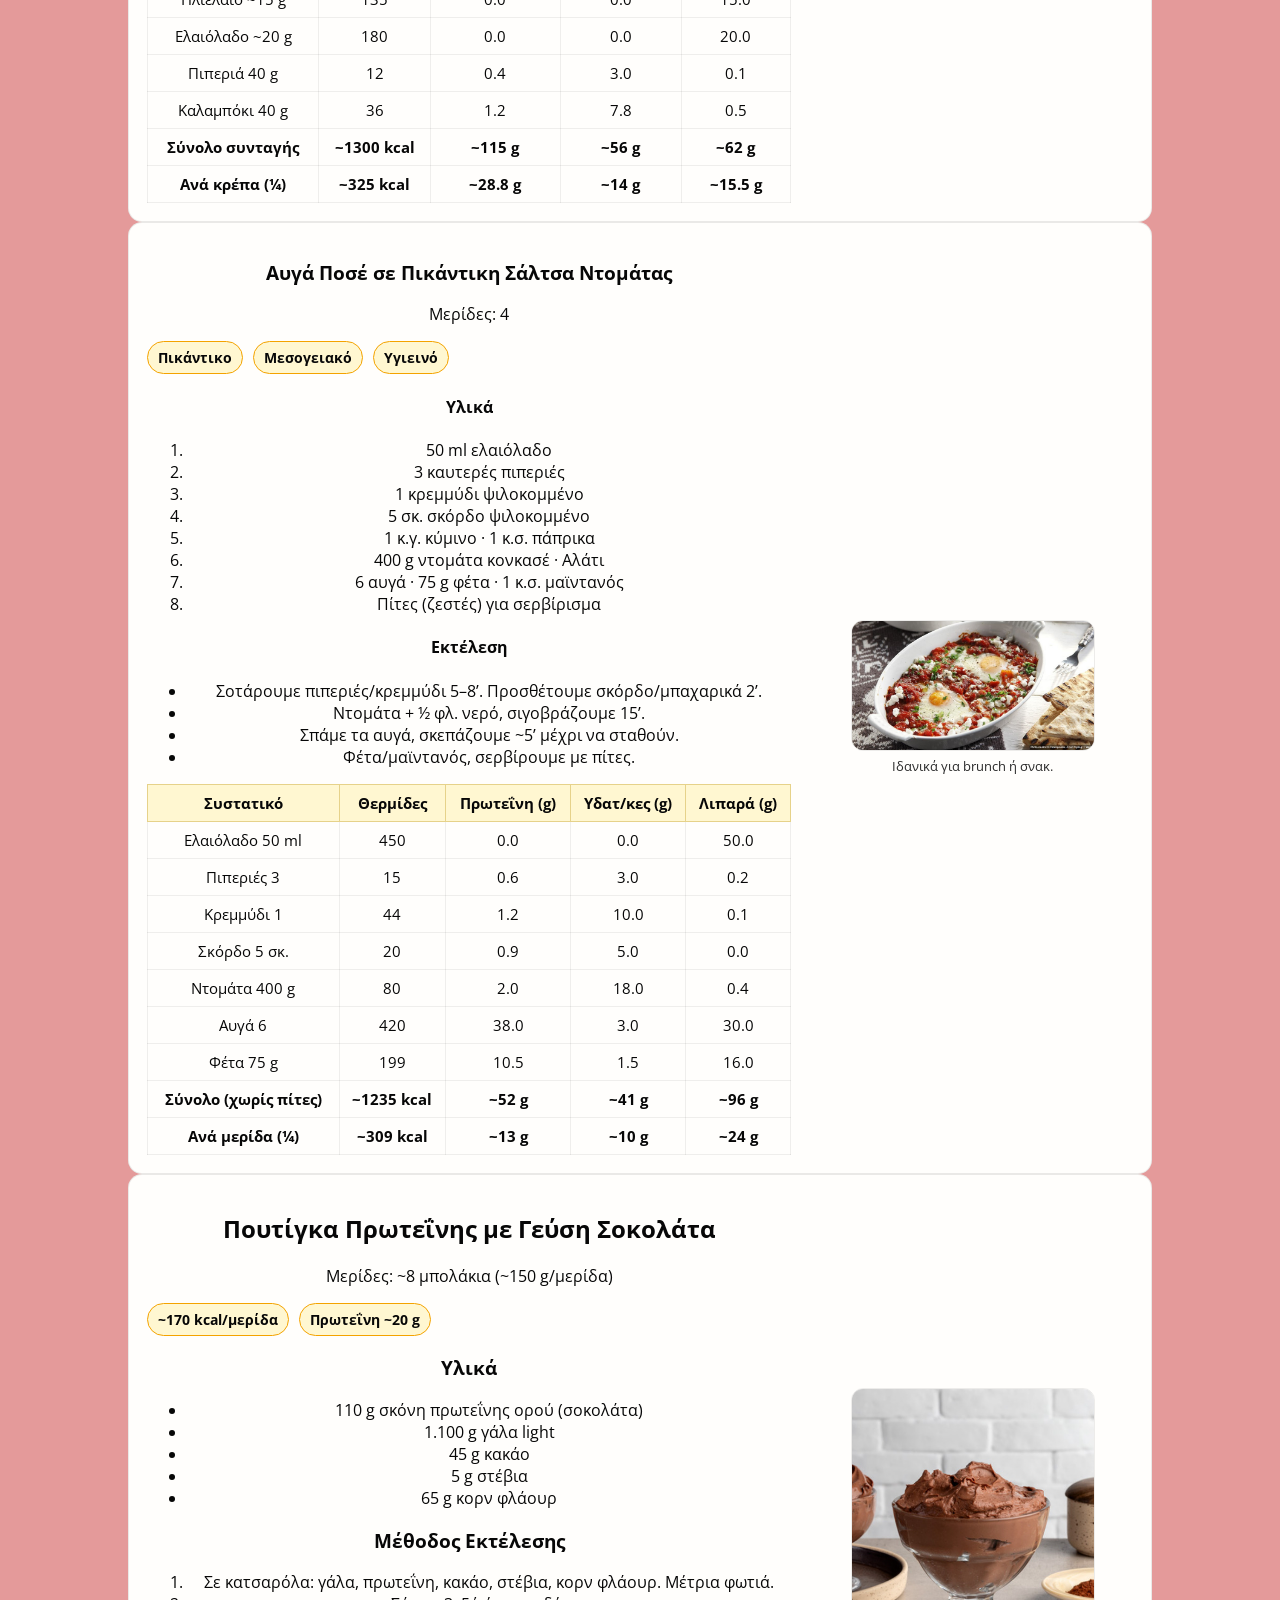
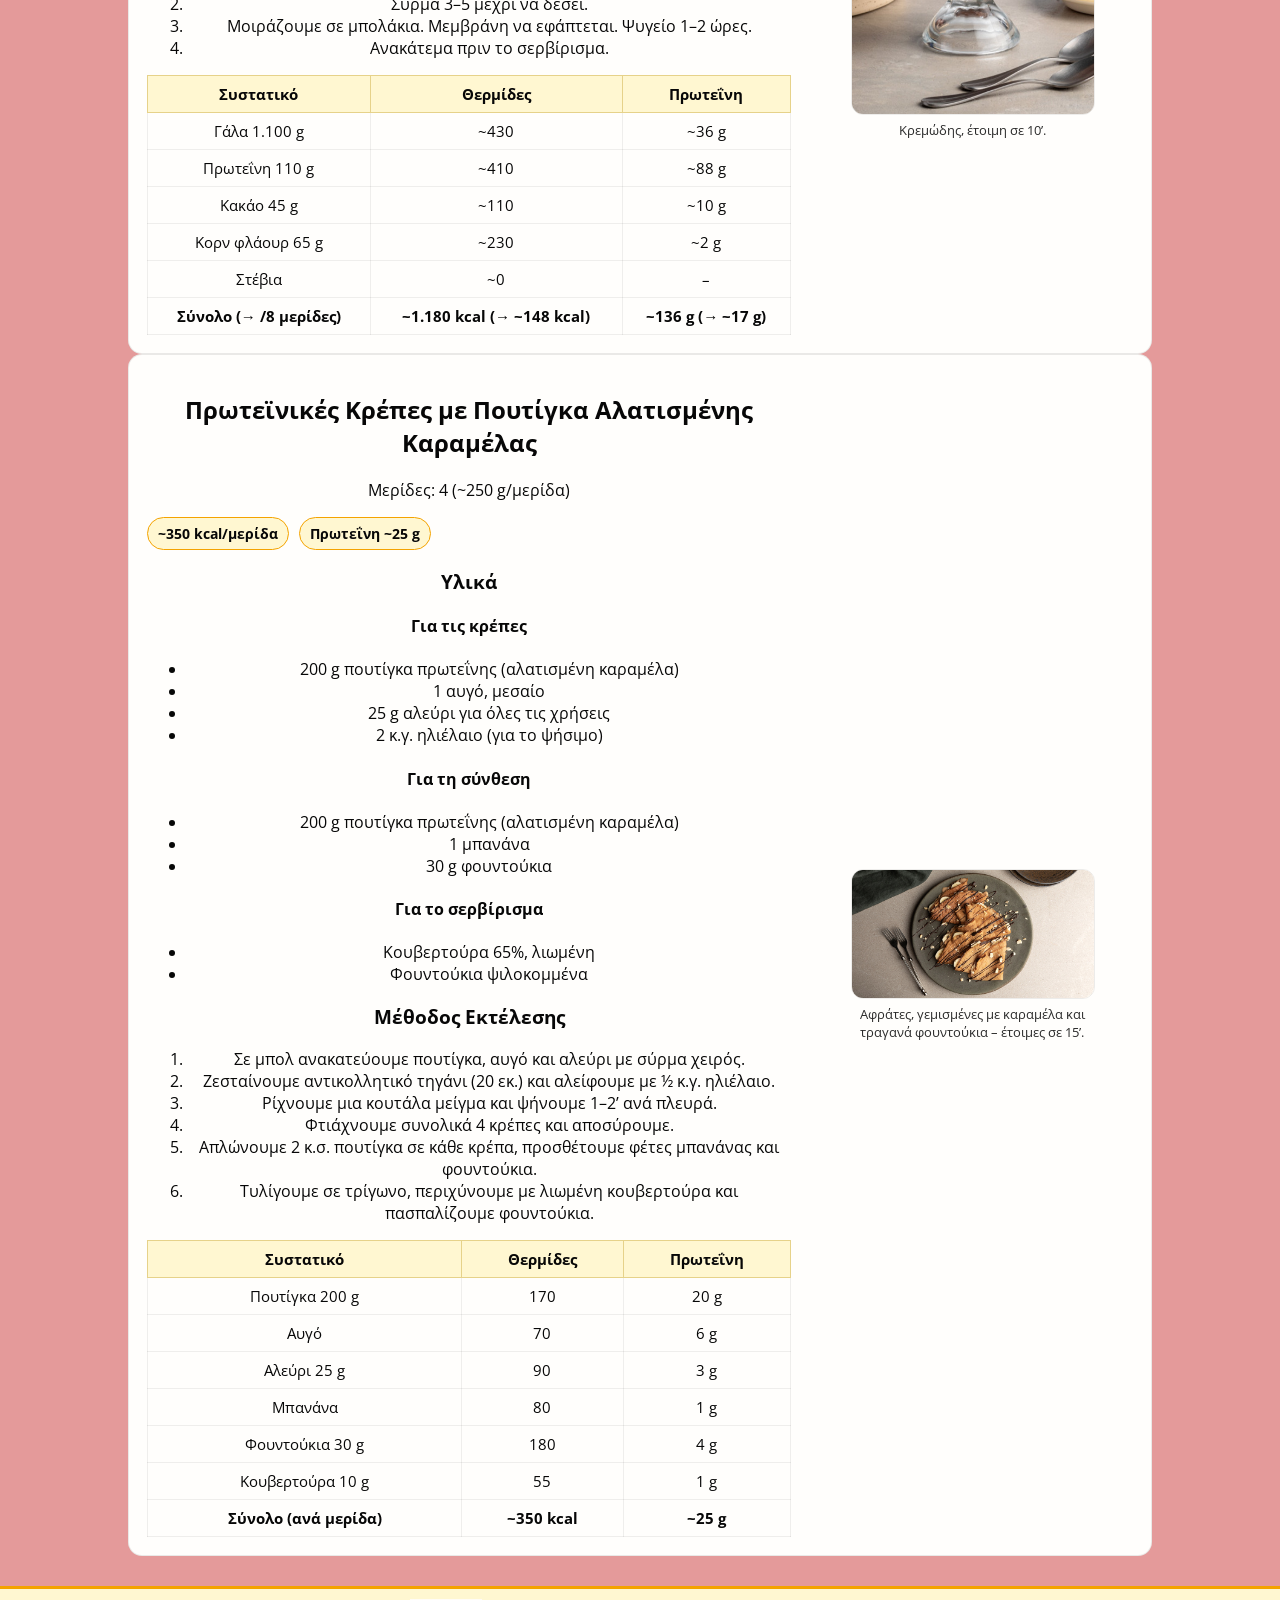
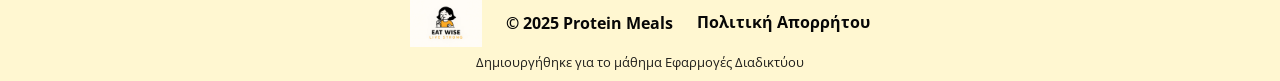
<file: recipes.html>
<!DOCTYPE html>
<html lang="el">
<head>
    <meta charset="utf-8">
    <meta name="viewport" content="width=device-width, initial-scale=1">
    <title>Eat Wise – Συνταγές</title>
    <link rel="stylesheet" href="assets/css/styles.css">
</head>
<body>

<!-- ========== HEADER ========== -->
<header class="site-header">
    <div class="container">
        <div class="header-inner">
            <img src="assets/media/logo.jpg" alt="Λογότυπο Eat Wise" class="header-logo">
            <h1 class="header-title">Eat Wise</h1>
        </div>

        <nav class="main-nav" aria-label="Κύριο μενού">
            <ul>
                <li><a href="index.html">Αρχική</a></li>
                <li><a href="lifestyle.html">Lifestyle</a></li>
                <li><a class="is-active" href="recipes.html">Συνταγές</a></li>
                <li><a href="multimedia.html">Πολυμέσα</a></li>
                <li><a href="contact.html">Επικοινωνία &amp; Σχετικά</a></li>
            </ul>
        </nav>
    </div>
</header>

<!-- ========== MAIN ========== -->
<main class="site-main">
    <div class="container">

        <!-- anchor για PREVIEW: Πρωινό -->
        <a id="breakfast" class="sr-only" aria-hidden="true"></a>
        <h1 class="page-title">Πρωινό</h1>
        <p class="subtitle smaller">Συνταγές με πρωτεΐνη για γερό ξεκίνημα.</p>

        <!-- ΣΥΝΤΑΓΗ 1: Overnight Oats Τιραμισού -->
        <section class="recipe-card">
            <div class="recipe-info">
                <h2>Overnight Oats Τιραμισού</h2>
                <p class="servings">Μερίδες: 2</p>

                <div class="badges">
                    <span class="badge">~300 kcal/μερίδα</span>
                    <span class="badge">~23 g πρωτεΐνη/μερίδα</span>
                </div>

                <h3>Υλικά</h3>
                <ol class="ing-list">
                    <li>50 g νιφάδες βρώμης</li>
                    <li>90 ml ρόφημα αμυγδάλου</li>
                    <li>2 κ.σ. σιρόπι σφενδάμου</li>
                    <li>½ κ.γ. εκχύλισμα βανίλιας</li>
                    <li>1 κ.σ. σπόρους τσία</li>
                    <li>1 κ.γ. στιγμιαίο καφέ (σκόνη)</li>
                    <li>160 g γιαούρτι στραγγιστό</li>
                    <li>Κακάο &amp; 1 πουράκι (προαιρετικά)</li>
                </ol>

                <h3>Εκτέλεση</h3>
                <ul class="steps-list">
                    <li>Ανακάτεψε βρώμη, ρόφημα, σιρόπι, βανίλια, τσία και καφέ. Άφησε 10ʼ να σφίξει.</li>
                    <li>Ανακάτεψε το γιαούρτι με λίγο σιρόπι/βανίλια.</li>
                    <li>Στρώσε εναλλάξ σε βαζάκι. Ψυγείο 6–8 ώρες.</li>
                    <li>Σέρβιρε με κακάο.</li>
                </ul>

                <table class="nutri-table">
                    <thead><tr><th>Υλικό</th><th>Θερμίδες</th><th>Πρωτεΐνη (g)</th></tr></thead>
                    <tbody>
                    <tr><td>Βρώμη 50 g</td><td>190</td><td>6</td></tr>
                    <tr><td>Γιαούρτι 160 g</td><td>115</td><td>16</td></tr>
                    <tr><td>Ρόφημα αμυγδάλου 90 ml</td><td>25</td><td>1</td></tr>
                    <tr><td>Σπόροι τσία 10 g</td><td>50</td><td>2</td></tr>
                    <tr><td>Λοιπά</td><td>20</td><td>–</td></tr>
                    <tr><th>Σύνολο (ανά μερίδα)</th><th>~300 kcal</th><th>~23 g</th></tr>
                    </tbody>
                </table>
            </div>

            <aside class="recipe-aside">
                <figure>
                    <!-- ΔΙΟΡΘΩΜΕΝΟ src: χωρίς κενά -->
                    <img src="assets/media/overnight_oats_tiramisu-br.jpg" alt="Overnight oats τιραμισού">
                    <figcaption>Κρεμώδες, έτοιμο από το προηγούμενο βράδυ.</figcaption>
                </figure>
            </aside>
        </section>

        <!-- ΣΥΝΤΑΓΗ 2: Τυλιχτή Ομελέτα -->
        <section class="recipe-card">
            <div class="recipe-content">
                <h2>Τυλιχτή Ομελέτα με Ασπράδια, Τυρί Κρέμα και Λαχανικά</h2>
                <p>Ελαφριά, πρωτεϊνική, έτοιμη σε 10 λεπτά.</p>

                <div class="badges">
                    <span class="badge">~310 kcal/μερίδα</span>
                    <span class="badge">~33 g πρωτεΐνη/μερίδα</span>
                </div>

                <h3>Υλικά</h3>
                <ol class="ing-list">
                    <li>180 g ασπράδια αυγών</li>
                    <li>80 g τυρί κρέμα light</li>
                    <li>1 πιπεριά Φλωρίνης</li>
                    <li>2 φέτες γαλοπούλα (~90 g)</li>
                    <li>70 g μανιτάρια κονσέρβας</li>
                    <li>2 κ.σ. ελαιόλαδο</li>
                    <li>1 κ.σ. ρίγανη, αλάτι, πιπέρι</li>
                    <li>Ρόκα για σερβίρισμα</li>
                </ol>

                <h3>Εκτέλεση</h3>
                <ul class="steps-list">
                    <li>Σοτάρουμε λαχανικά 4–5ʼ.</li>
                    <li>Χτυπάμε ασπράδια με καρυκεύματα.</li>
                    <li>Ψήνουμε, αλείφουμε τυρί κρέμα, γεμίζουμε, τυλίγουμε.</li>
                </ul>

                <table class="nutri-table">
                    <thead>
                    <tr><th>Συστατικό</th><th>Θερμίδες</th><th>Πρωτεΐνη</th></tr>
                    </thead>
                    <tbody>
                    <tr><td>Ασπράδια 180 g</td><td>~95</td><td>~21 g</td></tr>
                    <tr><td>Γαλοπούλα 90 g</td><td>~90</td><td>~15 g</td></tr>
                    <tr><td>Τυρί κρέμα 80 g</td><td>~80</td><td>~7 g</td></tr>
                    <tr><td>Ελαιόλαδο 2 κ.σ.</td><td>~180</td><td>0</td></tr>
                    <tr><td>Μανιτάρια + πιπεριά</td><td>~30</td><td>~1 g</td></tr>
                    </tbody>
                    <tfoot>
                    <tr><th>Σύνολο (1 μερίδα)</th><th>~310 kcal</th><th>~33 g</th></tr>
                    </tfoot>
                </table>
            </div>

            <figure class="recipe-aside">
                <img src="assets/media/egg_white_roll-br.jpg" alt="Τυλιχτή ομελέτα με ασπράδια">
                <figcaption>Πρωτεΐνη και γεύση σε κάθε μπουκιά.</figcaption>
            </figure>
        </section>
        <!-- ✅ ΤΕΛΟΣ ΣΥΝΤΑΓΗΣ 2: εδώ κλείνει το section και δεν φωλιάζει η επόμενη -->


        <!-- ΣΥΝΤΑΓΗ 3: Πρωινό Burrito -->
        <section class="recipe-card">
            <div class="recipe-content">
                <h2>Πρωινό Burrito με Ομελέτα, Αβοκάντο και Μπέικον</h2>
                <p>Ενεργειακό, τραγανό, ιδανικό για πρωινό ή brunch.</p>

                <div class="badges">
                    <span class="badge">~480 kcal/μερίδα</span>
                    <span class="badge">~30 g πρωτεΐνη/μερίδα</span>
                </div>

                <h3>Υλικά</h3>
                <h4>Για την ομελέτα</h4>
                <ul class="ingredients">
                    <li>5 αυγά, μεσαία</li>
                    <li>4 φέτες μπέικον</li>
                    <li>2–3 κ.σ. ελαιόλαδο</li>
                    <li>100 g mix τυριών, τριμμένο</li>
                    <li>Αλάτι, πιπέρι</li>
                </ul>

                <h4>Για τη σύνθεση</h4>
                <ul class="ingredients">
                    <li>2 αραβικές πίτες, μεγάλες, σταρένιες</li>
                    <li>2 κ.σ. μαγιονέζα</li>
                    <li>1 ώριμο αβοκάντο</li>
                    <li>50 g καλαμπόκι (κονσέρβα)</li>
                    <li>1 φρέσκο κρεμμυδάκι (το πράσινο)</li>
                </ul>

                <h3>Μέθοδος Εκτέλεσης</h3>
                <ol class="steps">
                    <li>Χτυπάμε τα αυγά με αλάτι/πιπέρι.</li>
                    <li>Ψήνουμε το μπέικον σε 1–2 κ.σ. λάδι, αφαιρούμε.</li>
                    <li>Ρίχνουμε υπόλοιπο λάδι, ψήνουμε τα αυγά 1–1½ʼ χωρίς γύρισμα.</li>
                    <li>Αποσύρουμε, από πάνω τυρί & μπέικον.</li>
                    <li>Ζεσταίνουμε πίτες, αλείφουμε μαγιονέζα.</li>
                    <li>Μοιράζουμε ομελέτα, αβοκάντο, καλαμπόκι, κρεμμυδάκι.</li>
                    <li>Τυλίγουμε ρολό, ψήνουμε 10–15ʼ συνολικά, κόβουμε & σερβίρουμε.</li>
                </ol>

                <table class="nutri-table">
                    <thead>
                    <tr><th>Συστατικό</th><th>Θερμίδες</th><th>Πρωτεΐνη</th></tr>
                    </thead>
                    <tbody>
                    <tr><td>Αυγά (5)</td><td>~350</td><td>~30 g</td></tr>
                    <tr><td>Μπέικον (4 φέτες)</td><td>~120</td><td>~8 g</td></tr>
                    <tr><td>Τυρί mix 100 g</td><td>~300</td><td>~20 g</td></tr>
                    <tr><td>Πίτες (2)</td><td>~220</td><td>~7 g</td></tr>
                    <tr><td>Αβοκάντο 1</td><td>~160</td><td>~2 g</td></tr>
                    <tr><td>Καλαμπόκι + μαγιονέζα</td><td>~120</td><td>~1 g</td></tr>
                    </tbody>
                    <tfoot>
                    <tr><th>Σύνολο (1 μερίδα)</th><th>~480 kcal</th><th>~30 g</th></tr>
                    </tfoot>
                </table>
            </div>

            <aside class="recipe-aside">
                <figure>
                    <img src="assets/media/burrito-br.jpg" alt="Πρωινό burrito με ομελέτα">
                    <figcaption>Πρωινό burrito γεμάτο ενέργεια και πρωτεΐνη.</figcaption>
                </figure>
            </aside>
        </section>
        <!-- ✅ ΤΕΛΟΣ ΣΥΝΤΑΓΗΣ 3 -->
        <!-- ΣΥΝΤΑΓΗ 4: Καγιανάς σε τραγανό ψωμί -->
        <section class="recipe-card">
            <div class="recipe-content">
                <h2>Καγιανάς με Ντομάτα & Φέτα πάνω σε Ψωμί</h2>
                <p>Κλασικό, χορταστικό πρωινό. Ζουμερά αυγά με αρωματική σάλτσα ντομάτας και φέτα, σε τραγανό ψωμί.</p>

                <div class="badges">
                    <span class="badge">~340 kcal/μερίδα</span>
                    <span class="badge">~13 g πρωτεΐνη/μερίδα</span>
                </div>

                <h3>Υλικά</h3>
                <ul class="ingredients">
                    <li>1 κρεμμύδι, ξερό</li>
                    <li>1 σκ. σκόρδο</li>
                    <li>3–4 κ.σ. ελαιόλαδο</li>
                    <li>500 g ντομάτες (τριμμένες χωρίς φλούδα)</li>
                    <li>1 κ.σ. κρυσταλλική ζάχαρη</li>
                    <li>2 κ.σ. ξίδι βαλσάμικο</li>
                    <li>1 κ.σ. θυμάρι φρέσκο, 1 κ.γ. ρίγανη φρέσκια, 1 κ.γ. βασιλικό φρέσκο</li>
                    <li>1 κ.γ. πάπρικα, ½ κ.γ. κύμινο</li>
                    <li>4 αυγά, μεσαία</li>
                    <li>50 g φέτα, τριμμένη</li>
                    <li>Πιπέρι</li>
                </ul>

                <h4>Για το σερβίρισμα</h4>
                <ul class="ingredients">
                    <li>100 g ρόκα</li>
                    <li>6 ντοματίνια, κομμένα στη μέση</li>
                    <li>4 φέτες ψωμί, ψημένες</li>
                    <li>20 g φέτα, τριμμένη</li>
                    <li>Λίγο ελαιόλαδο, πιπέρι</li>
                </ul>

                <h3>Μέθοδος Εκτέλεσης</h3>
                <ol class="steps">
                    <li>Ζεσταίνουμε αντικολλητικό τηγάνι σε δυνατή φωτιά.</li>
                    <li>Κόβουμε το κρεμμύδι σε φέτες ~0,5 εκ., ρίχνουμε 3–4 κ.σ. ελαιόλαδο και σοτάρουμε. Προσθέτουμε το ψιλοκομμένο σκόρδο.</li>
                    <li>Πασπαλίζουμε με ζάχαρη· όταν λιώσει, σβήνουμε με βαλσάμικο.</li>
                    <li>Μόλις εξατμιστεί, προσθέτουμε τις τριμμένες ντομάτες, θυμάρι, ρίγανη, βασιλικό, πάπρικα και κύμινο. Σιγοβράζουμε 5–10′ μέχρι να «δέσει» η σάλτσα.</li>
                    <li>Σε μπολ σπάμε τα αυγά, προσθέτουμε πιπέρι/λίγα μυρωδικά, τα σπάμε ελαφρά και τα ρίχνουμε στο τηγάνι.</li>
                    <li>Ανακατεύουμε απαλά 1′ μέχρι να αρχίσουν να σφίγγουν. Τραβάμε από τη φωτιά, ρίχνουμε τη φέτα και ανακατεύουμε να ομογενοποιηθεί.</li>
                    <li><strong>Σερβίρισμα:</strong> σε πιατέλα ρόκα και ντοματίνια, από πάνω τις φέτες ζεστό ψωμί, μοιράζουμε τον καγιανά, λίγη φέτα, ελαιόλαδο και πιπέρι.</li>
                </ol>

                <table class="nutri-table">
                    <thead>
                    <tr><th>Συστατικό (για 4 μερίδες)</th><th>Θερμίδες</th><th>Πρωτεΐνη</th></tr>
                    </thead>
                    <tbody>
                    <tr><td>Αυγά 4 τεμ.</td><td>~280</td><td>~24 g</td></tr>
                    <tr><td>Ελαιόλαδο 3 κ.σ.</td><td>~360</td><td>0</td></tr>
                    <tr><td>Ντομάτες 500 g + κρεμμύδι</td><td>~120</td><td>~4 g</td></tr>
                    <tr><td>Φέτα 70 g (50 g μέσα + 20 g πάνω)</td><td>~190</td><td>~10 g</td></tr>
                    <tr><td>Ψωμί 4 φέτες</td><td>~400</td><td>~12 g</td></tr>
                    </tbody>
                    <tfoot>
                    <tr><th>Σύνολο (ολόκληρη συνταγή)</th><th>~1.350 kcal</th><th>~50 g</th></tr>
                    <tr><th>➜ Ανά μερίδα (÷4)</th><th>~340 kcal</th><th>~13 g</th></tr>
                    </tfoot>
                </table>
            </div>

            <aside class="recipe-aside">
                <figure>
                    <img src="assets/media/kagianas-br.jpg" alt="Καγιανάς με ντομάτα & φέτα πάνω σε ψωμί">
                    <figcaption>Ζουμερός καγιανάς με αρωματικά, σε τραγανό ψωμί.</figcaption>
                </figure>
            </aside>
        </section>


        <!-- anchor για PREVIEW: Κυρίως -->
        <a id="mains" class="sr-only" aria-hidden="true"></a>
        <h1 class="page-title">Κυρίως</h1>
        <p class="subtitle smaller">Κρεμώδη, χορταστικά, με ισορροπία πρωτεΐνης/υδατανθράκων.</p>

        <!-- ΚΥΡΙΩΣ 1: Σουφλέ ζυμαρικών -->
        <section class="recipe-card">
            <div class="recipe-content">
                <h2>Σουφλέ Ζυμαρικών με Μανιτάρια</h2>
                <p>Αφράτο και πλούσιο πιάτο με κρεμώδες μείγμα τυριών και αρωματικά μανιτάρια.</p>

                <div class="badges">
                    <span class="badge">Μερίδες: 4</span>
                    <span class="badge">~630 kcal/μερίδα</span>
                    <span class="badge">~27 g πρωτεΐνη/μερίδα</span>
                </div>

                <h3>Υλικά – Μείγμα Μανιταριών</h3>
                <ol class="ing-list">
                    <li>500 g μανιτάρια</li><li>2 πράσα</li><li>5 κ.σ. ελαιόλαδο</li>
                    <li>1 κ.σ. θυμάρι</li><li>80 g λευκό κρασί</li><li>Αλάτι, πιπέρι</li>
                </ol>

                <h3>Υλικά – Μείγμα Τυριών</h3>
                <ol class="ing-list" start="7">
                    <li>300 g τυρί κρέμα</li><li>4 αυγά</li><li>500 g γάλα</li>
                    <li>100 g παρμεζάνα</li><li>1 κ.σ. θυμάρι</li><li>Ξύσμα λεμονιού</li><li>Αλάτι, πιπέρι</li>
                </ol>

                <h3>Για τη Σύνθεση</h3>
                <ol class="ing-list" start="14">
                    <li>500 g ζυμαρικά</li><li>50 g παρμεζάνα (επικάλυψη)</li>
                </ol>

                <h3>Εκτέλεση</h3>
                <ul class="steps-list">
                    <li>Σοτάρουμε πράσα/μανιτάρια, σβήνουμε με κρασί.</li>
                    <li>Χτυπάμε τυρί κρέμα, αυγά, γάλα, παρμεζάνα, αρωματικά.</li>
                    <li>Ζυμαρικά -2ʼ από τον χρόνο. Ταψί, επικάλυψη, ψήσιμο 200°C 30–35ʼ.</li>
                </ul>

                <table class="nutri-table">
                    <thead><tr><th>Συστατικό</th><th>Θερμίδες</th><th>Πρωτεΐνη</th></tr></thead>
                    <tbody>
                    <tr><td>Ζυμαρικά 500 g</td><td>~1750</td><td>~60 g</td></tr>
                    <tr><td>Μανιτάρια + πράσα + λάδι</td><td>~520</td><td>~12 g</td></tr>
                    <tr><td>Τυρί κρέμα 300 g</td><td>~780</td><td>~18 g</td></tr>
                    <tr><td>Παρμεζάνα 150 g</td><td>~600</td><td>~54 g</td></tr>
                    <tr><td>Αυγά 4</td><td>~280</td><td>~25 g</td></tr>
                    <tr><td>Γάλα 500 g</td><td>~330</td><td>~16 g</td></tr>
                    </tbody>
                    <tfoot>
                    <tr><th>Σύνολο συνταγής</th><th>~4260 kcal</th><th>~185 g</th></tr>
                    <tr><th>Ανά μερίδα</th><th>~630 kcal</th><th>~27 g</th></tr>
                    </tfoot>
                </table>
            </div>

            <figure class="recipe-aside">
                <img src="assets/media/pasta-souffle-m.jpg" alt="Σουφλέ ζυμαρικών με μανιτάρια">
                <figcaption>Αφράτο, χρυσαφένιο σουφλέ για όλη την οικογένεια.</figcaption>
            </figure>
        </section>

        <!-- ΚΥΡΙΩΣ 2: Χοιρινές μπριζόλες -->
        <section class="recipe-card" id="pork-lemon">
            <div class="recipe-content">
                <h2>Χοιρινές Μπριζόλες Λεμονάτες με Πατάτες</h2>
                <p class="servings">Μερίδες: 6</p>

                <div class="badges">
                    <span class="badge">~680 kcal/μερίδα</span>
                    <span class="badge">~40 g πρωτεΐνη/μερίδα</span>
                </div>

                <h3>Υλικά</h3>
                <ol class="ingredients">
                    <li>1,5 κιλό μπριζόλες χοιρινές (καρέ)</li>
                    <li>6 πατάτες, καθαρισμένες</li>
                    <li>100 g ελαιόλαδο</li>
                    <li>2 κύβοι κότας</li>
                    <li>1–2 κ.σ. μουστάρδα</li>
                    <li>Ξύσμα &amp; χυμός από 2 λεμόνια</li>
                    <li>1 σκ. σκόρδο</li>
                    <li>1–2 κ.σ. μέλι</li>
                    <li>2–3 κλ. ρίγανη</li>
                    <li>3–4 κλ. θυμάρι</li>
                    <li>200 ml νερό (ζεστό)</li>
                    <li>Πιπέρι</li>
                    <li><em>Για το σερβίρισμα</em>: ρίγανη &amp; θυμάρι</li>
                </ol>

                <h3>Εκτέλεση</h3>
                <ul class="method">
                    <li>Προθερμαίνουμε τον φούρνο στους 190°C (αέρα).</li>
                    <li>Φτιάχνουμε μαρινάδα (ελαιόλαδο, κύβοι, μουστάρδα, λεμόνι, σκόρδο, μέλι).</li>
                    <li>Πατάτες σε κύβους μέσα στη μαρινάδα.</li>
                    <li>Χαράζουμε το λίπος των μπριζολών, ρίχνουμε ρίγανη/θυμάρι/πιπέρι.</li>
                    <li>Στήνουμε περιμετρικά. Προαιρετικά 12 ώρες μαρινάρισμα.</li>
                    <li>Νερό, κλείνουμε με αλουμινόχαρτο, 1 ώρα ψήσιμο.</li>
                    <li>Ανακάτεμα – αναστροφή, άλλα 30–60ʼ μέχρι να ροδίσουν.</li>
                </ul>

                <table class="nutri-table">
                    <thead><tr><th>Συστατικό</th><th>Θερμίδες</th><th>Πρωτεΐνη</th></tr></thead>
                    <tbody>
                    <tr><td>Χοιρινές μπριζόλες (βρώσιμο ~900 g)</td><td>~2180</td><td>~243 g</td></tr>
                    <tr><td>Πατάτες ~1,2 kg</td><td>~920</td><td>~24 g</td></tr>
                    <tr><td>Ελαιόλαδο 100 g</td><td>~900</td><td>0</td></tr>
                    <tr><td>Μέλι 30 g</td><td>~90</td><td>0</td></tr>
                    <tr><td>Λοιπά</td><td>~20</td><td>–</td></tr>
                    </tbody>
                    <tfoot>
                    <tr><th>Σύνολο (ταψί)</th><th>~4110 kcal</th><th>~267 g</th></tr>
                    <tr><th>Ανά μερίδα (÷6)</th><th>~680 kcal</th><th>~40–45 g</th></tr>
                    </tfoot>
                </table>
            </div>

            <figure class="recipe-aside">
                <img src="assets/media/lemon-pork-m.jpg" alt="Χοιρινές μπριζόλες λεμονάτες με πατάτες">
                <figcaption>Λεμονάτη κρούστα, πατάτες να λιώνουν.</figcaption>
            </figure>
        </section>

        <!-- ΚΥΡΙΩΣ 3: Κοτόπουλο καυτερό -->
        <section class="recipe-card" id="spicy-chicken">
            <div class="recipe-content">
                <h2>Κοτόπουλο Καυτερό</h2>
                <p class="servings">Μερίδες: 4</p>

                <div class="badges">
                    <span class="badge">~520 kcal/μερίδα</span>
                    <span class="badge">~45 g πρωτεΐνη/μερίδα</span>
                </div>

                <h3>Υλικά</h3>
                <ol class="ingredients">
                    <li>4 φιλέτα στήθος κοτόπουλου (1 κιλό)</li>
                    <li>4 φέτες ψωμί του τοστ</li>
                    <li>2 κ.σ. βούτυρο (λιωμένο)</li>
                    <li>1,5 κ.σ. κόκκους πιπεριού</li>
                    <li>Χυμό από ½ λεμόνι</li>
                    <li>2 κ.σ. ελαιόλαδο</li>
                    <li>1 σκ. σκόρδο</li>
                    <li>Αλάτι, 1 κ.σ. θυμάρι, 1 κ.σ. μαϊντανό</li>
                    <li><em>Σερβίρισμα</em>: ρύζι, μουστάρδα, μαγιονέζα</li>
                </ol>

                <h3>Εκτέλεση</h3>
                <ul class="method">
                    <li>Πολτοποιούμε ψωμί + βούτυρο (τραγανή επικάλυψη).</li>
                    <li>Δεύτερος γύρος: πιπέρι, λεμόνι, λάδι, σκόρδο (μαρινάδα) + θυμάρι/μαϊντανός.</li>
                    <li>Αλατίζουμε κοτόπουλο, μαρινάρουμε 30ʼ.</li>
                    <li>220°C αέρα, 20–25ʼ, μέχρι να ροδίσει.</li>
                </ul>

                <table class="nutri-table">
                    <thead><tr><th>Συστατικό</th><th>Θερμίδες</th><th>Πρωτεΐνη</th></tr></thead>
                    <tbody>
                    <tr><td>Κοτόπουλο 1 κιλό</td><td>~1100</td><td>~220 g</td></tr>
                    <tr><td>Ψωμί τοστ 4 φέτες</td><td>~280</td><td>~10 g</td></tr>
                    <tr><td>Βούτυρο 2 κ.σ.</td><td>~210</td><td>0</td></tr>
                    <tr><td>Ελαιόλαδο 2 κ.σ.</td><td>~180</td><td>0</td></tr>
                    <tr><td>Ρύζι (βρασμένο 200 g)</td><td>~280</td><td>~6 g</td></tr>
                    </tbody>
                    <tfoot>
                    <tr><th>Σύνολο</th><th>~2050 kcal</th><th>~236 g</th></tr>
                    <tr><th>Ανά μερίδα (÷4)</th><th>~510–530 kcal</th><th>~45–48 g</th></tr>
                    </tfoot>
                </table>
            </div>

            <figure class="recipe-aside">
                <img src="assets/media/spicy_chicken-m.jpg" alt="Κοτόπουλο καυτερό με ρύζι">
                <figcaption>Τραγανό έξω, ζουμερό μέσα.</figcaption>
            </figure>
        </section>

        <!-- ΚΥΡΙΩΣ 4: Κότσι -->
        <section class="recipe-card" id="pork-hock">
            <div class="recipe-content">
                <h2>Κότσι με Μουστάρδα και Μέλι</h2>
                <p class="servings">Μερίδες: 6</p>

                <div class="badges">
                    <span class="badge">~720 kcal/μερίδα</span>
                    <span class="badge">~50 g πρωτεΐνη/μερίδα</span>
                </div>

                <h3>Υλικά</h3>
                <ol class="ingredients">
                    <li>3 χοιρινά κότσια (2,5 κιλά)</li>
                    <li>1 κιλό πατάτες baby</li>
                    <li>2 κ.σ. αλάτι · 1 κ.γ. πιπέρι</li>
                    <li>100 g μουστάρδα (απαλή) · 50 g μέλι</li>
                    <li>Ξύσμα &amp; χυμός 1 λεμονιού</li>
                    <li>1 κ.γ. κύμινο · 2 σκ. σκόρδο</li>
                    <li>Δεντρολίβανο, φρέσκο θυμάρι</li>
                    <li>50 g λευκό κρασί · 400 g νερό · 50 g ελαιόλαδο</li>
                </ol>

                <h3>Εκτέλεση</h3>
                <ul class="method">
                    <li>180°C αέρα, προθέρμανση.</li>
                    <li>Πατάτες στη γάστρα, από πάνω τα κότσια, αλάτι/πιπέρι.</li>
                    <li>Σάλτσα: μουστάρδα, μέλι, λεμόνι, κύμινο, σκόρδο, μυρωδικά.</li>
                    <li>Αλείφουμε, προσθέτουμε κρασί/νερό/λάδι. Καπάκι.</li>
                    <li>Ψήσιμο 3 ώρες. Μετά 220°C γκριλ 5–10ʼ για χρώμα.</li>
                </ul>

                <table class="nutri-table">
                    <thead><tr><th>Συστατικό</th><th>Θερμίδες</th><th>Πρωτεΐνη</th></tr></thead>
                    <tbody>
                    <tr><td>Χοιρινό (βρώσιμο 1,8 kg)</td><td>~3600</td><td>~300 g</td></tr>
                    <tr><td>Πατάτες 1 kg</td><td>~770</td><td>~20 g</td></tr>
                    <tr><td>Ελαιόλαδο 50 g</td><td>~450</td><td>–</td></tr>
                    <tr><td>Μέλι 50 g</td><td>~150</td><td>–</td></tr>
                    <tr><td>Μουστάρδα &amp; λοιπά</td><td>~30</td><td>–</td></tr>
                    </tbody>
                    <tfoot>
                    <tr><th>Σύνολο</th><th>~5000 kcal</th><th>~320 g</th></tr>
                    <tr><th>Ανά μερίδα (÷6)</th><th>~720 kcal</th><th>~50–53 g</th></tr>
                    </tfoot>
                </table>
            </div>

            <figure class="recipe-aside">
                <img src="assets/media/kotsi-m.jpg" alt="Κότσι με μουστάρδα και μέλι">
                <figcaption>Μέλωμα στο φούρνο, αρώματα και δύναμη.</figcaption>
            </figure>
        </section>

        <!-- anchor για PREVIEW: Γλυκά & Σνακ -->
        <a id="snacks" class="sr-only" aria-hidden="true"></a>
        <h2 class="section-title">Γλυκά &amp; Σνακ</h2>
        <p class="section-blurb">Ελαφριές μπουκιές με ισορροπία γεύσης και πρωτεΐνης.</p>

        <!-- Ρολάκια κρέπας (με πίνακα μακρο) -->
        <section class="recipe-card">
            <div class="recipe-info">
                <h3>Ρολάκια Κρέπας με Κοτόπουλο &amp; Τυρί Κρέμα</h3>
                <p class="servings">Μερίδες: ~4 κρέπες (20 ρολάκια)</p>

                <div class="badges">
                    <span class="badge">Γρήγορο snack</span>
                    <span class="badge">Πρωτεϊνικό</span>
                </div>

                <h4>Υλικά</h4>
                <h5>Για το κοτόπουλο</h5>
                <ol>
                    <li>300 g φιλέτο στήθους</li>
                    <li>1–2 κ.σ. ελαιόλαδο · Αλάτι</li>
                </ol>

                <h5>Για τις κρέπες</h5>
                <ol>
                    <li>150 g γάλα</li><li>1 αυγό</li><li>1 κ.σ. ηλιέλαιο (+λίγο για τηγάνι)</li>
                    <li>1 πρέζα αλάτι · 1 πρέζα ζάχαρη</li><li>40 g αλεύρι γ.ο.χ.</li>
                </ol>

                <h5>Σύνθεση</h5>
                <ol>
                    <li>80 g τυρί κρέμα · 40 g πιπεριά · 40 g καλαμπόκι</li>
                </ol>

                <h4>Εκτέλεση</h4>
                <ul>
                    <li>Σοτάρουμε το κοτόπουλο 3–4ʼ.</li>
                    <li>Χυλός κρέπας – 4 λεπτές κρέπες (2ʼ/πλευρά).</li>
                    <li>Αλείφουμε τυρί, βάζουμε γέμιση, τυλίγουμε, κόβουμε σε ρολάκια.</li>
                </ul>

                <table class="nutri-table">
                    <thead>
                    <tr><th>Συστατικό</th><th>Θερμίδες</th><th>Πρωτεΐνη (g)</th><th>Υδατ/κες (g)</th><th>Λιπαρά (g)</th></tr>
                    </thead>
                    <tbody>
                    <tr><td>Κοτόπουλο 300 g</td><td>495</td><td>93.0</td><td>0.0</td><td>6.0</td></tr>
                    <tr><td>Τυρί κρέμα 80 g</td><td>144</td><td>5.6</td><td>8.0</td><td>9.6</td></tr>
                    <tr><td>Γάλα 150 ml</td><td>90</td><td>5.0</td><td>7.0</td><td>5.0</td></tr>
                    <tr><td>Αλεύρι 40 g</td><td>146</td><td>4.0</td><td>30.0</td><td>1.0</td></tr>
                    <tr><td>Αυγό 1</td><td>63</td><td>6.0</td><td>0.3</td><td>4.5</td></tr>
                    <tr><td>Ηλιέλαιο ~15 g</td><td>135</td><td>0.0</td><td>0.0</td><td>15.0</td></tr>
                    <tr><td>Ελαιόλαδο ~20 g</td><td>180</td><td>0.0</td><td>0.0</td><td>20.0</td></tr>
                    <tr><td>Πιπεριά 40 g</td><td>12</td><td>0.4</td><td>3.0</td><td>0.1</td></tr>
                    <tr><td>Καλαμπόκι 40 g</td><td>36</td><td>1.2</td><td>7.8</td><td>0.5</td></tr>
                    </tbody>
                    <tfoot>
                    <tr><th>Σύνολο συνταγής</th><th>~1300 kcal</th><th>~115 g</th><th>~56 g</th><th>~62 g</th></tr>
                    <tr><th>Ανά κρέπα (¼)</th><th>~325 kcal</th><th>~28.8 g</th><th>~14 g</th><th>~15.5 g</th></tr>
                    </tfoot>
                </table>
            </div>

            <aside class="recipe-aside">
                <figure>
                    <img src="assets/media/crepe_roll-sn.jpg" alt="Ρολάκια κρέπας με κοτόπουλο">
                    <figcaption>Μπουκιές που εξαφανίζονται.</figcaption>
                </figure>
            </aside>
        </section>

        <!-- Αυγά ποσέ σε πικάντικη σάλτσα -->
        <section class="recipe-card">
            <div class="recipe-info">
                <h3>Αυγά Ποσέ σε Πικάντικη Σάλτσα Ντομάτας</h3>
                <p class="servings">Μερίδες: 4</p>

                <div class="badges">
                    <span class="badge">Πικάντικο</span>
                    <span class="badge">Μεσογειακό</span>
                    <span class="badge">Υγιεινό</span>
                </div>

                <h4>Υλικά</h4>
                <ol>
                    <li>50 ml ελαιόλαδο</li>
                    <li>3 καυτερές πιπεριές</li>
                    <li>1 κρεμμύδι ψιλοκομμένο</li>
                    <li>5 σκ. σκόρδο ψιλοκομμένο</li>
                    <li>1 κ.γ. κύμινο · 1 κ.σ. πάπρικα</li>
                    <li>400 g ντομάτα κονκασέ · Αλάτι</li>
                    <li>6 αυγά · 75 g φέτα · 1 κ.σ. μαϊντανός</li>
                    <li>Πίτες (ζεστές) για σερβίρισμα</li>
                </ol>

                <h4>Εκτέλεση</h4>
                <ul>
                    <li>Σοτάρουμε πιπεριές/κρεμμύδι 5–8ʼ. Προσθέτουμε σκόρδο/μπαχαρικά 2ʼ.</li>
                    <li>Ντομάτα + ½ φλ. νερό, σιγοβράζουμε 15ʼ.</li>
                    <li>Σπάμε τα αυγά, σκεπάζουμε ~5ʼ μέχρι να σταθούν.</li>
                    <li>Φέτα/μαϊντανός, σερβίρουμε με πίτες.</li>
                </ul>

                <table class="nutri-table">
                    <thead>
                    <tr><th>Συστατικό</th><th>Θερμίδες</th><th>Πρωτεΐνη (g)</th><th>Υδατ/κες (g)</th><th>Λιπαρά (g)</th></tr>
                    </thead>
                    <tbody>
                    <tr><td>Ελαιόλαδο 50 ml</td><td>450</td><td>0.0</td><td>0.0</td><td>50.0</td></tr>
                    <tr><td>Πιπεριές 3</td><td>15</td><td>0.6</td><td>3.0</td><td>0.2</td></tr>
                    <tr><td>Κρεμμύδι 1</td><td>44</td><td>1.2</td><td>10.0</td><td>0.1</td></tr>
                    <tr><td>Σκόρδο 5 σκ.</td><td>20</td><td>0.9</td><td>5.0</td><td>0.0</td></tr>
                    <tr><td>Ντομάτα 400 g</td><td>80</td><td>2.0</td><td>18.0</td><td>0.4</td></tr>
                    <tr><td>Αυγά 6</td><td>420</td><td>38.0</td><td>3.0</td><td>30.0</td></tr>
                    <tr><td>Φέτα 75 g</td><td>199</td><td>10.5</td><td>1.5</td><td>16.0</td></tr>
                    </tbody>
                    <tfoot>
                    <tr><th>Σύνολο (χωρίς πίτες)</th><th>~1235 kcal</th><th>~52 g</th><th>~41 g</th><th>~96 g</th></tr>
                    <tr><th>Ανά μερίδα (¼)</th><th>~309 kcal</th><th>~13 g</th><th>~10 g</th><th>~24 g</th></tr>
                    </tfoot>
                </table>
            </div>

            <aside class="recipe-aside">
                <figure>
                    <img src="assets/media/poached_eggs-sn.jpg" alt="Αυγά ποσέ σε πικάντικη σάλτσα ντομάτας">
                    <figcaption>Ιδανικά για brunch ή σνακ.</figcaption>
                </figure>
            </aside>
        </section>

        <!-- ============= ΣΥΝΤΑΓΗ: Πουτίγκα Πρωτεΐνης (Γλυκά & Σνακ) ============= -->
        <section class="recipe-card" id="snack-pudding">
            <!-- αριστερά: περιεχόμενο -->
            <div class="recipe-content">
                <h2>Πουτίγκα Πρωτεΐνης με Γεύση Σοκολάτα</h2>
                <p class="servings">Μερίδες: ~8 μπολάκια (~150 g/μερίδα)</p>

                <div class="badges">
                    <span class="badge">~170 kcal/μερίδα</span>
                    <span class="badge">Πρωτεΐνη ~20 g</span>
                </div>

                <h3>Υλικά</h3>
                <!-- σωστή λίστα, για να μη βγαίνουν “ορφανές” κουκκίδες -->
                <ul class="ingredients">
                    <li>110 g σκόνη πρωτεΐνης ορού (σοκολάτα)</li>
                    <li>1.100 g γάλα light</li>
                    <li>45 g κακάο</li>
                    <li>5 g στέβια</li>
                    <li>65 g κορν φλάουρ</li>
                </ul>

                <h3>Μέθοδος Εκτέλεσης</h3>
                <ol class="steps">
                    <li>Σε κατσαρόλα: γάλα, πρωτεΐνη, κακάο, στέβια, κορν φλάουρ. Μέτρια φωτιά.</li>
                    <li>Σύρμα 3–5΄ μέχρι να δέσει.</li>
                    <li>Μοιράζουμε σε μπολάκια. Μεμβράνη να εφάπτεται. Ψυγείο 1–2 ώρες.</li>
                    <li>Ανακάτεμα πριν το σερβίρισμα.</li>
                </ol>

                <!-- (προαιρετικό) πίνακας macros/θερμίδων -->
                <table class="nutri-table">
                    <thead>
                    <tr><th>Συστατικό</th><th>Θερμίδες</th><th>Πρωτεΐνη</th></tr>
                    </thead>
                    <tbody>
                    <tr><td>Γάλα 1.100 g</td><td>~430</td><td>~36 g</td></tr>
                    <tr><td>Πρωτεΐνη 110 g</td><td>~410</td><td>~88 g</td></tr>
                    <tr><td>Κακάο 45 g</td><td>~110</td><td>~10 g</td></tr>
                    <tr><td>Κορν φλάουρ 65 g</td><td>~230</td><td>~2 g</td></tr>
                    <tr><td>Στέβια</td><td>~0</td><td>–</td></tr>
                    </tbody>
                    <tfoot>
                    <tr><th>Σύνολο (→ /8 μερίδες)</th><th>~1.180 kcal (→ ~148 kcal)</th><th>~136 g (→ ~17 g)</th></tr>
                    </tfoot>
                </table>
            </div>

            <!-- δεξιά: εικόνα -->
            <aside class="recipe-aside">
                <figure>
                    <!-- Χρησιμοποίησε το ΠΡΑΓΜΑΤΙΚΟ path που έχεις στο assets/media.
                         Αν το αρχείο σου λέγεται αλλιώς, απλώς άλλαξε το filename. -->
                    <img src="assets/media/chocolate-pudding-sn.jpg" alt="Πουτίγκα πρωτεΐνης σοκολάτα">
                    <figcaption>Κρεμώδης, έτοιμη σε 10’.</figcaption>
                </figure>
            </aside>
        </section>
        <!-- ============= ΣΥΝΤΑΓΗ: Πρωτεϊνικές Κρέπες με Πουτίγκα ============= -->
        <section class="recipe-card" id="protein-crepes">
            <div class="recipe-content">
                <h2>Πρωτεϊνικές Κρέπες με Πουτίγκα Αλατισμένης Καραμέλας</h2>
                <p class="servings">Μερίδες: 4 (~250 g/μερίδα)</p>

                <div class="badges">
                    <span class="badge">~350 kcal/μερίδα</span>
                    <span class="badge">Πρωτεΐνη ~25 g</span>
                </div>

                <h3>Υλικά</h3>
                <h4>Για τις κρέπες</h4>
                <ul class="ingredients">
                    <li>200 g πουτίγκα πρωτεΐνης (αλατισμένη καραμέλα)</li>
                    <li>1 αυγό, μεσαίο</li>
                    <li>25 g αλεύρι για όλες τις χρήσεις</li>
                    <li>2 κ.γ. ηλιέλαιο (για το ψήσιμο)</li>
                </ul>

                <h4>Για τη σύνθεση</h4>
                <ul class="ingredients">
                    <li>200 g πουτίγκα πρωτεΐνης (αλατισμένη καραμέλα)</li>
                    <li>1 μπανάνα</li>
                    <li>30 g φουντούκια</li>
                </ul>

                <h4>Για το σερβίρισμα</h4>
                <ul class="ingredients">
                    <li>Κουβερτούρα 65%, λιωμένη</li>
                    <li>Φουντούκια ψιλοκομμένα</li>
                </ul>

                <h3>Μέθοδος Εκτέλεσης</h3>
                <ol class="steps">
                    <li>Σε μπολ ανακατεύουμε πουτίγκα, αυγό και αλεύρι με σύρμα χειρός.</li>
                    <li>Ζεσταίνουμε αντικολλητικό τηγάνι (20 εκ.) και αλείφουμε με ½ κ.γ. ηλιέλαιο.</li>
                    <li>Ρίχνουμε μια κουτάλα μείγμα και ψήνουμε 1–2ʼ ανά πλευρά.</li>
                    <li>Φτιάχνουμε συνολικά 4 κρέπες και αποσύρουμε.</li>
                    <li>Απλώνουμε 2 κ.σ. πουτίγκα σε κάθε κρέπα, προσθέτουμε φέτες μπανάνας και φουντούκια.</li>
                    <li>Τυλίγουμε σε τρίγωνο, περιχύνουμε με λιωμένη κουβερτούρα και πασπαλίζουμε φουντούκια.</li>
                </ol>

                <table class="nutri-table">
                    <thead>
                    <tr><th>Συστατικό</th><th>Θερμίδες</th><th>Πρωτεΐνη</th></tr>
                    </thead>
                    <tbody>
                    <tr><td>Πουτίγκα 200 g</td><td>170</td><td>20 g</td></tr>
                    <tr><td>Αυγό</td><td>70</td><td>6 g</td></tr>
                    <tr><td>Αλεύρι 25 g</td><td>90</td><td>3 g</td></tr>
                    <tr><td>Μπανάνα</td><td>80</td><td>1 g</td></tr>
                    <tr><td>Φουντούκια 30 g</td><td>180</td><td>4 g</td></tr>
                    <tr><td>Κουβερτούρα 10 g</td><td>55</td><td>1 g</td></tr>
                    </tbody>
                    <tfoot>
                    <tr><th>Σύνολο (ανά μερίδα)</th><th>~350 kcal</th><th>~25 g</th></tr>
                    </tfoot>
                </table>
            </div>

            <aside class="recipe-aside">
                <figure>
                    <img src="assets/media/protein_crepes-sn.jpg" alt="Πρωτεϊνικές κρέπες με πουτίγκα αλατισμένης καραμέλας">
                    <figcaption>Αφράτες, γεμισμένες με καραμέλα και τραγανά φουντούκια – έτοιμες σε 15’.</figcaption>
                </figure>
            </aside>
        </section>

    </div>
</main>

<!-- ========== FOOTER ========== -->
<footer class="site-footer">
    <div class="container">
        <div class="footer-top">
            <img class="footer-logo" src="assets/media/logo.jpg" alt="Λογότυπο Eat Wise">
            <p class="footer-copy">© 2025 Protein Meals</p>
            <a class="footer-link" href="#" id="privacyLink">Πολιτική Απορρήτου</a>
        </div>
        <p class="footer-credit">Δημιουργήθηκε για το μάθημα Εφαρμογές Διαδικτύου</p>
    </div>
</footer>

<script>
    document.getElementById('privacyLink')?.addEventListener('click', function(e){
        e.preventDefault();
        alert('Made by Αγγελική-Ελένη Μαβόγλου');
    });
</script>

</body>
</html>
</file>
<file: assets/css/styles.css>
@font-face {
    font-family: "OpenSans";
    src: url("../fonts/OpenSans-Regular.ttf") format("truetype");
    font-weight: 400;
    font-style: normal;
}
@font-face {
    font-family: "OpenSans";
    src: url("../fonts/OpenSans-Bold.ttf") format("truetype");
    font-weight: 700;
    font-style: normal;
}

html, body {
    /* Αφαιρεί περιθώρια και ορίζει ύψος πλήρους σελίδας */
    height: 100%;
    margin: 0;
    padding: 0;
}

body {
    display: flex;/* Κάνει το σώμα flex container */
    flex-direction: column;/*τα στοιχεία μπαίνουν κάθετα!*/
    background-color: #dc9191;  /* ροζ φόντο */
    font-family: "OpenSans", sans-serif;
    color: #070707;
}
/* ---------- ΡΕΥΣΤΗ ΔΙΑΤΑΞΗ ---------- */
.container {
    width: 80%;
    max-width: 1200px;     /* για να μην απλώνεται υπερβολικαα */
    margin: 0 auto;        /* κέντρο της σελίδας */
    box-sizing: border-box;
}

/* ---------- HEADER ---------- */
.site-header {
    background: #fff7d1;
    border-bottom: 3px solid #f4a300;
    padding: 2px 0 4px;
}

.header-inner {
    display: flex; /* Λογότυπο + τίτλος στην ίδια σειρά */
    align-items: center;
    gap: 10px;
    padding: 6px 0;
}

.header-logo {
    width: 140px;
    height: auto;
}

.header-title {
    margin: 0;
    font-weight: 700;
    font-size: 22px;
}

.main-nav {
    text-align: center;
    padding: 6px 0 8px;
}

.main-nav ul {
    list-style: none;
    margin: 0;
    padding: 0;
}

.main-nav li {
    display: inline-block;
    margin: 0 14px;
}

.main-nav a {
    text-decoration: none;
    color: #070707;
    font-weight: 600;
    font-size: 19px;
    transition: color .2s;
}

.main-nav a:hover {  /* Όταν περνάει το ποντίκι */
    color: #b65c5c;
}

/* ---------- MAIN ---------- */
.site-main {
    flex: 1; /* Πιάνει όλο τον διαθέσιμο χώρο */
    background-color: #e49a9a;   /* απαλό ροζ φόντο */
    padding: 22px 0 30px;
    text-align: center;
}

.main-title {
    margin: 6px 0 4px;
    font-size: 32px;
}

.subtitle {/* Περιορίζει το πλάτος του κειμένου */
    max-width: 620px;
    margin: 0 auto 10px;
    font-size: 15.5px;
    line-height: 1.6;
    color: #202020;                         /* πιο απαλό μαύρο */
    font-weight: 500;                       /* όχι τόσο έντονο */
    text-shadow: 0.5px 0.5px 1px rgba(255,255,255,0.3); /* πιο ήπια σκιά */
}


.tagline {
    font-size: 16px;
    font-style: italic;
    font-weight: 600;
    color: #070707;
    margin: 12px 0 20px;
}

.preview {
    text-align: center;
}

.preview-images img {
    width: 270px;
    margin: 6px;
    border-radius: 10px;  /* Στρογγυλεμένες γωνίες */
}

.main-button {
    display: inline-block;
    margin: 14px 0 10px;
    padding: 8px 20px;
    border: 2px solid #070707;
    text-decoration: none;
    color: #070707;
    font-weight: 600;
    font-size: 15px;
    transition: .2s;
}

.main-button:hover {
    background: #f4a300;
    color: #fff;
}

.quote {
    font-size: 16px;
    font-style: italic;
    font-weight: 600;
    color: #070707;
    margin: 12px 0 20px;
}


/* ---------- FOOTER ---------- */
.site-footer {
    background: #fff7d1;
    border-top: 3px solid #f4a300;
    padding: 10px 0 10px;   /* πιο μικρό κάθετο padding */
    margin-top: auto;
}

.footer-top {
    display: flex;
    align-items: center;
    justify-content: center;
    gap: 24px;              /* λίγο πιο κοντά τα στοιχεία */
    margin-bottom: 2px;
}

.footer-logo {
    width: 72px;
    height: auto;
}

.footer-copy {
    margin: 0;
    font-weight: 700;
    font-size: 16px;
}

.footer-link {
    text-decoration: none;
    font-weight: 600;
    font-size: 16px;
    color: #070707;
    border-bottom: 2px solid transparent;
    transition: border-color .2s;
}

.footer-link:hover {
    border-color: #070707;
}

.footer-credit {
    text-align: center;
    font-size: 13px;
    margin: 0;
    opacity: .9;
    padding-top: 4px;    /* Μικρότερο κάθετο κενό */
}

/* ---------- PREVIEW (3 κάρτες sto index!!) ---------- */
.preview-cards {
    display: grid;
    grid-template-columns: repeat(3, 1fr);
    gap: 22px;
    margin: 20px auto;
    max-width: 900px;
}

.p-card {
    display: block;
    background: #fff7d1;
    border: 2px solid #f4a300;
    border-radius: 14px;
    overflow: hidden;
    text-decoration: none;
    color: #070707;
    transition: transform 0.15s ease, box-shadow 0.15s ease;
}

.p-card:hover {
    transform: translateY(-4px);
    box-shadow: 0 6px 16px rgba(0, 0, 0, 0.12);
}

.p-card img {
    width: 100%;
    height: 180px;
    object-fit: cover;
    display: block;
}

.p-body {
    padding: 12px 14px;
    text-align: center;
}

.p-body h3 {
    margin: 0 0 6px;
    font-size: 18px;
    font-weight: 700;
}

.p-body p {
    margin: 0;
    font-size: 14px;
    opacity: 0.9;
}
/* ---------- POPUP ΠΟΛΙΤΙΚΗΣ ΑΠΟΡΡΗΤΟΥ ---------- */
.privacy-popup {
    display: none;
    position: fixed;
    top: 0; left: 0;
    width: 100%; height: 100%;
    background: rgba(0,0,0,0.5);
    justify-content: center;
    align-items: center;
    z-index: 1000;
}

.privacy-box {
    background: #fff7d1;
    border: 2px solid #f4a300;
    border-radius: 10px;
    padding: 30px 40px;
    text-align: center;
    font-family: "OpenSans", sans-serif;
    color: #070707;
    font-weight: 600;
}

.privacy-box button {
    margin-top: 15px;
    background: #f4a300;
    color: #070707;
    border: none;
    padding: 6px 14px;
    cursor: pointer;
    font-weight: 600;
    border-radius: 6px;
}
/* ---------- LIFESTYLE δίστηλο  ---------- */
.page-title{
    margin: 6px 0 8px;
    font-size: 26px;
}

.subtitle.smaller{ /* περιορισμός περιγραφής κάτω από τίτλο */
    max-width: 760px;
    margin: 0 auto 16px;
    font-size: 17px;
    opacity: .95;
}

/* Σταθερό δίστηλο: άρθρο (εύκαμπτο) – fact (360px) */
.two-col-block{
    display: grid;
    grid-template-columns: 1fr 360px; /* αριστερά άρθρο, δεξιά σταθερό fact */
    gap: 18px 26px;                   /* κάθετη/οριζόντια απόσταση */
    margin-top: 10px;
}

/* Άρθρα (box) */
.ls-article{
    background: #f7dada55;   /* απαλό ροζ, δένει με το theme */
    border: 1px solid #00000022;
    padding: 14px 16px;
    border-radius: 10px;
    text-align: left;
}

/* (ΠΡΟΣΟΧΗ: όχι nesting) τίτλος/κείμενο/λίστα μέσα στο άρθρο */
.ls-article h2{
    margin: 0 0 8px;
    font-size: 19px;
}
.ls-article p{
    margin: 0;
    font-size: 15px;
    line-height: 1.6;        /* πιο ευανάγνωστο */
}
.ls-article .protein-list{
    margin: 2px 0 0 18px;    /* μικρή εσοχή κουκκίδων */
    padding: 0;
    font-size: 15px;
    line-height: 1.6;
}

/* Fun facts (δεξιά στήλη) */
.ls-fact{
    background: #fff7d1;     /* ίδιο κιτρινωπό με header/footer */
    border: 2px solid #f4a300;
    padding: 12px 14px;
    border-radius: 12px;
    display: flex;
    flex-direction: column;
    justify-content: center; /* κάθετη στοίχιση */
    align-items: center;     /* οριζόντια στοίχιση */
    text-align: center;      /* κέντρο στο κείμενο */
}

.fact-emoji{
    font-size: 22px;
    line-height: 1;
    margin-top: 2px;
}

.fact-text{
    font-size: 15px;
    line-height: 1.55;
}

/* Active link στο menu – χωρίς υπογράμμιση */
.main-nav a.is-active{
    color: #b65c5c; /* χρωματική ένδειξη ενεργού */
    border: none;   /* αφαιρεί οπτική “γραμμή” */
}

/* =============== RECIPES PAGE =============== */
/* Κάρτα συνταγής: αριστερά περιεχόμενο – δεξιά φωτογραφία */
.recipe-card{
    display: grid;
    grid-template-columns: 2fr 1fr;  /* 2/3 κείμενο – 1/3 φωτο */
    gap: 20px;
    background: #fffefc;
    border: 1px solid #00000015;
    border-radius: 14px;
    padding: 18px;
}

/* Badges πάνω από την εκτέλεση */
.badges{
    display:flex;
    gap:10px;
    margin:6px 0 12px;
}
.badge{
    background:#fff7d1;
    border:1px solid #f4a300;
    border-radius:999px;
    padding:6px 10px;
    font-weight:600;
    font-size:14px;
}

/* Πίνακας μακρο/θερμίδων */
.nutri-table{
    width:100%;
    border-collapse:collapse;
    margin-top:14px;
    font-size:15px;
}
.nutri-table th,
.nutri-table td{
    border:1px solid #00000010;
    padding:8px;
}
.nutri-table thead th{
    background:#fff7d1;
    border-color:#e6d28a;
}

/* Δεξιά στήλη: φωτογραφία/λεζάντα κεντραρισμένα στο grid-cell */
.recipe-aside{
    justify-self: center;
    align-self: center; /* κάθετο κεντράρισμα στη στήλη */
    text-align: center;
}

.recipe-aside img{
    width: 100%;
    max-width: 420px;      /* μην “γιγαντώνει” σε wide οθόνες */
    border-radius:12px;
    border:1px solid #00000012;
    display:block;
}
.recipe-aside figcaption{
    font-size:13px;
    opacity:.85;
    margin-top:6px;
}
/* --- A11y helper: κρυφό οπτικά, ορατό σε screen readers --- */
.sr-only {
    position: absolute !important;
    width: 1px; height: 1px;
    padding: 0; margin: -1px;
    overflow: hidden; clip: rect(0 0 0 0);
    white-space: nowrap; border: 0;
}
/* ======= MULTIMEDIA ΤΕΛΙΚΗ ΜΟΡΦΗ ======= */
.video-wrap.small {
    width: 70%;               /* μικρότερο από το κανονικό */
    margin: 0 auto;
    aspect-ratio: 16/9;
    border-radius: 12px;
    overflow: hidden;
    box-shadow: 0 6px 18px rgba(0,0,0,.15);
}
.video-wrap.small iframe {
    width: 100%;
    height: 100%;
}
.media-title {
    text-align: center;
    margin: 10px 0 20px;
    font-size: clamp(1.3rem, 2.5vw, 1.6rem);
    font-weight: 700;
}

/* Gallery */
.gallery .section-title {
    font-size: 1.6rem;
    font-weight: 700;
    margin-bottom: 0.3rem;
}
.gallery .section-subtitle {
    font-size: 0.95rem;
    margin-bottom: 1.4rem;
}

.thumbs {
    display: grid;
    grid-template-columns: repeat(3, minmax(0,1fr));
    gap: 1rem 2rem;
}
.thumb {
    display: flex;
    align-items: center;
    gap: 0.6rem;
    text-decoration: none;
}
.thumb img {
    width: 60px; height: 60px;
    object-fit: cover;
    border-radius: 8px;
    border: 2px solid #00000020;
    background: #fff;
}
.thumb span {
    font-size: 1rem;
    font-weight: 500;
    text-decoration: underline;
    color: #1a0dab;
}
@media (max-width: 900px){ .thumbs{ grid-template-columns: repeat(2,1fr); } }
@media (max-width: 600px){ .thumbs{ grid-template-columns: 1fr; } }
/* ================= CONTACT PAGE ================= */

.contact-page { min-width: 600px; }

.contact-grid {
    display: grid;
    grid-template-columns: 1fr 1fr;
    gap: 24px;
    position: relative;
    margin-top: 16px;
}

.contact-divider {
    position: absolute;
    top: 0; bottom: 0; left: 50%;
    width: 1px; background: #e7dccd;
}

.contact-col { padding: 6px; text-align: left; }

.contact-h { margin: 8px 0 14px; font-size: 22px; }

/* Φόρμα */
.contact-form label {
    display: block; margin: 12px 0 6px; font-weight: 700;
}

.contact-form input,
.contact-form textarea {
    width: 100%; border: none; outline: none;
    border-bottom: 2px solid #f4a30055;
    padding: 10px 6px; font: inherit; background: #fff7d1;
}

.contact-form textarea { min-height: 120px; resize: vertical; }

.contact-form input:focus,
.contact-form textarea:focus { border-color: #f4a300; }

.contact-actions {
    margin-top: 16px; display: flex; gap: 10px; align-items: center;
}

.btn {
    border: none; background: #070707; color: #fff;
    font-weight: 700; padding: 10px 20px; border-radius: 10px;
    cursor: pointer; transition: background .2s ease;
}
.btn:hover { background: #f4a300; }

/* About */
.about-img {
    width: 90%;
    max-width: 260px;   /* από 340 → 260 για μικρότερη φωτο */
    display: block;
    border-radius: 12px;
    box-shadow: 0 6px 14px rgba(0, 0, 0, 0.08);
    margin-bottom: 10px;
    margin-left: auto;
    margin-right: auto; /* για να μείνει κεντραρισμένη */
}

.bio{ font-size: 16px; color: #202020; }

/* Πίνακας */
.info-table{
    width: 100%; border-collapse: collapse; margin-top: 14px;
    background: #fff7d1; border: 2px solid #f4a300;
    border-radius: 12px; overflow: hidden;
}
.info-table caption{
    text-align: left; font-weight: 700; color: #b65c5c;
    padding: 10px 12px; border-bottom: 2px solid #f4a300;
}
.info-table th, .info-table td{
    padding: 10px 12px; border-bottom: 1px solid #f4a30033;
}
.info-table th{ width: 28%; background: #fff3b9; font-weight: 700; }
.info-table tr:last-child th, .info-table tr:last-child td{ border-bottom: none; }
.info-table a{ color:#070707; text-decoration: underline; }
.info-table a:hover{ text-decoration: none; }


/* Responsive */
@media (max-width: 860px){
    .contact-grid{ grid-template-columns: 1fr; }
    .contact-divider{ display:none; }
}
</file>
